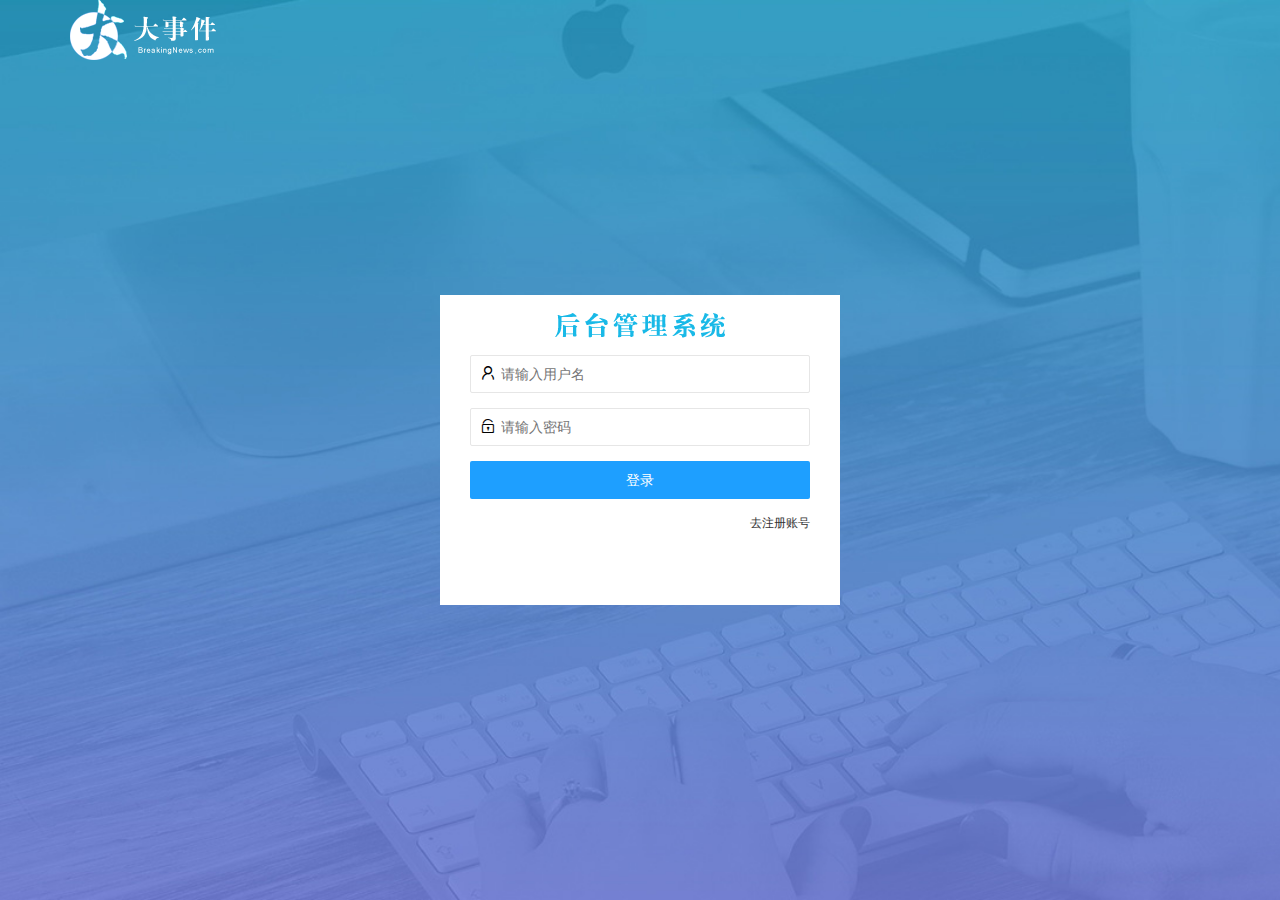
<file: login.html>
<!DOCTYPE html>
<html lang="en">
<head>
    <meta charset="UTF-8">
    <meta name="viewport" content="width=device-width, initial-scale=1.0">
    <title>大事件登录验证</title>
    <link rel="stylesheet" href="./assets/lib/layui/css/layui.css">
    <link rel="stylesheet" href="./assets/css/login.css">
</head>
<body>
    <!--头部区域-->
    <div class="layui-main " >
        <img src="./assets/images/logo.png" alt="">
    </div>

    <!--表单区域-->
    <div action="" class="loginAndRegBox">
            <!--表单头部-->
            <div class="title-box"></div>
            <!--登录区域-->
            <div class="login-box">
                <form class="layui-form" id="login-form">
                    <div class="layui-form-item">
                        <i class="layui-icon layui-icon-username"></i>
                        <input type="text" name="username"  placeholder="请输入用户名"  class="layui-input" required  lay-verify="required"/>
                    </div>

                    <div class="layui-form-item">
                        <i class="layui-icon layui-icon-password"></i>
                        <input type="password" name="password"  placeholder="请输入密码"  class="layui-input" required  lay-verify="required|pwd" autocomplete="off"/>
                    </div>

                    <div class="layui-form-item">
                        <button lay-submit class="layui-btn layui-btn-normal layui-btn-fluid">登录</button>
                    </div>

                    <!--跳转标签-->
                    <div class="layui-form-item link">
                        <a href="javascript:;" id="login-a">去注册账号</a>
                    </div>
                </form>
            </div>
            <!--注册区域-->
            <div class="register-box">
                <form class="layui-form" action="" id="register-form">

                    <div class="layui-form-item">
                        <i class="layui-icon layui-icon-username"></i>
                        <input type="text" name="username"  placeholder="请输入用户名"  class="layui-input" required  lay-verify="required"/>
                    </div>

                    <div class="layui-form-item">
                        <i class="layui-icon layui-icon-password"></i>
                        <input type="password" name="password"  placeholder="请输入密码"  class="layui-input" required  lay-verify="required|pass"/>
                    </div>

                    <div class="layui-form-item">
                        <i class="layui-icon layui-icon-password"></i>
                        <input type="password" name="RZpassword"  placeholder="请确认密码"  class="layui-input" lay-verify="required|pass|regpwd"/>
                    </div>

                    <div class="layui-form-item">
                        <button lay-submit class="layui-btn layui-btn-normal layui-btn-fluid">注册</button>
                    </div>

                    <!--跳转标签-->
                    <div class="layui-form-item link">
                        <a href="javascript:;" id="register-a">去登录账号</a>
                    </div>
                </form>
            </div>
    </div>
    <script src="./assets/lib/jquery.js"></script>
    <script src="./assets/lib/layui/layui.all.js"></script>
    <script src="./assets/js/baseAPI.js"></script>
    <script src="./assets/js/login.js"></script>
</body>
</html>
</file>
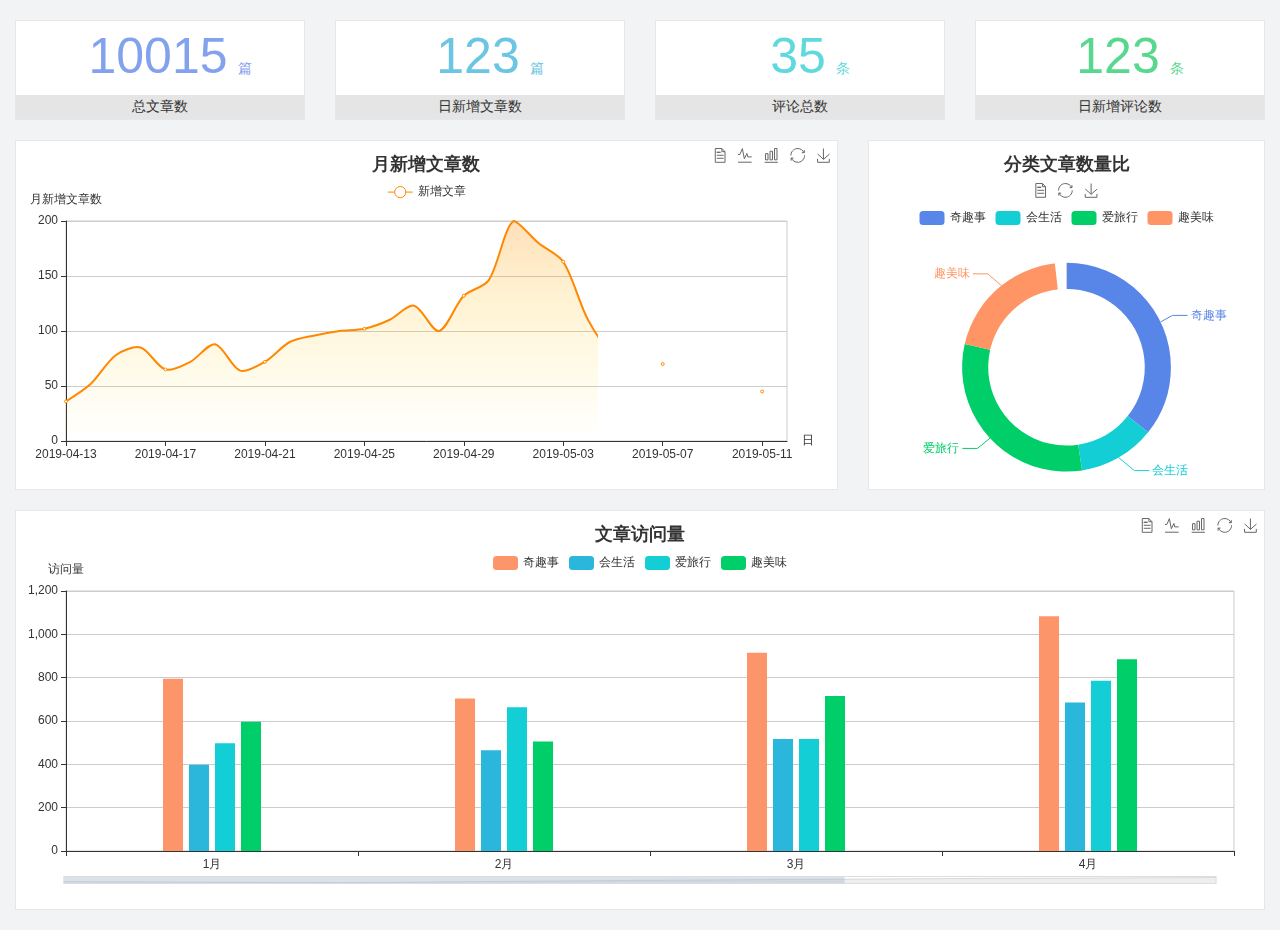
<file: home/dashboard.html>
<!DOCTYPE html>
<html lang="en">

<head>
  <meta charset="UTF-8">
  <meta name="viewport" content="width=device-width, initial-scale=1.0">
  <meta http-equiv="X-UA-Compatible" content="ie=edge">
  <title>图表统计</title>
  <link rel="stylesheet" href="../../assets/lib/bootstrap.css" />
  <link rel="stylesheet" href="../../assets/lib/main.css" />
  <script src="../../assets/lib/jquery.js"></script>
  <script type="text/javascript" src="../../assets/lib/echarts.min.js"></script>
</head>

<body>
  <div class="container-fluid">
    <div class="row spannel_list">
      <div class="col-sm-3 col-xs-6">
        <div class="spannel">
          <em>10015</em><span>篇</span>
          <b>总文章数</b>
        </div>
      </div>
      <div class="col-sm-3 col-xs-6">
        <div class="spannel scolor01">
          <em>123</em><span>篇</span>
          <b>日新增文章数</b>
        </div>
      </div>
      <div class="col-sm-3 col-xs-6">
        <div class="spannel scolor02">
          <em>35</em><span>条</span>
          <b>评论总数</b>
        </div>
      </div>
      <div class="col-sm-3 col-xs-6">
        <div class="spannel scolor03">
          <em>123</em><span>条</span>
          <b>日新增评论数</b>
        </div>
      </div>
    </div>
  </div>

  <div class="container-fluid">
    <div class="row curve-pie">
      <div class="col-lg-8 col-md-8">
        <div class="gragh_pannel" id="curve_show"></div>
      </div>
      <div class="col-lg-4 col-md-4">
        <div class="gragh_pannel" id="pie_show"></div>
      </div>
    </div>
  </div>

  <div class="container-fluid">
    <div class="column_pannel" id="column_show"></div>
  </div>

  <script>
    var oChart = echarts.init(document.getElementById('curve_show'));
    var aList_all = [
      { 'count': 36, 'date': '2019-04-13' },
      { 'count': 52, 'date': '2019-04-14' },
      { 'count': 78, 'date': '2019-04-15' },
      { 'count': 85, 'date': '2019-04-16' },
      { 'count': 65, 'date': '2019-04-17' },
      { 'count': 72, 'date': '2019-04-18' },
      { 'count': 88, 'date': '2019-04-19' },
      { 'count': 64, 'date': '2019-04-20' },
      { 'count': 72, 'date': '2019-04-21' },
      { 'count': 90, 'date': '2019-04-22' },
      { 'count': 96, 'date': '2019-04-23' },
      { 'count': 100, 'date': '2019-04-24' },
      { 'count': 102, 'date': '2019-04-25' },
      { 'count': 110, 'date': '2019-04-26' },
      { 'count': 123, 'date': '2019-04-27' },
      { 'count': 100, 'date': '2019-04-28' },
      { 'count': 132, 'date': '2019-04-29' },
      { 'count': 146, 'date': '2019-04-30' },
      { 'count': 200, 'date': '2019-05-01' },
      { 'count': 180, 'date': '2019-05-02' },
      { 'count': 163, 'date': '2019-05-03' },
      { 'count': 110, 'date': '2019-05-04' },
      { 'count': 80, 'date': '2019-05-05' },
      { 'count': 82, 'date': '2019-05-06' },
      { 'count': 70, 'date': '2019-05-07' },
      { 'count': 65, 'date': '2019-05-08' },
      { 'count': 54, 'date': '2019-05-09' },
      { 'count': 40, 'date': '2019-05-10' },
      { 'count': 45, 'date': '2019-05-11' },
      { 'count': 38, 'date': '2019-05-12' },
    ];

    let aCount = [];
    let aDate = [];

    for (var i = 0; i < aList_all.length; i++) {
      aCount.push(aList_all[i].count);
      aDate.push(aList_all[i].date);
    }

    var chartopt = {
      title: {
        text: '月新增文章数',
        left: 'center',
        top: '10'
      },
      tooltip: {
        trigger: 'axis'
      },
      legend: {
        data: ['新增文章'],
        top: '40'
      },
      toolbox: {
        show: true,
        feature: {
          mark: { show: true },
          dataView: { show: true, readOnly: false },
          magicType: { show: true, type: ['line', 'bar'] },
          restore: { show: true },
          saveAsImage: { show: true }
        }
      },
      calculable: true,
      xAxis: [
        {
          name: '日',
          type: 'category',
          boundaryGap: false,
          data: aDate
        }
      ],
      yAxis: [
        {
          name: '月新增文章数',
          type: 'value'
        }
      ],
      series: [
        {
          name: '新增文章',
          type: 'line',
          smooth: true,
          itemStyle: { normal: { areaStyle: { type: 'default' }, color: '#f80' }, lineStyle: { color: '#f80' } },
          data: aCount
        }],
      areaStyle: {
        normal: {
          color: new echarts.graphic.LinearGradient(0, 0, 0, 1, [{
            offset: 0,
            color: 'rgba(255,136,0,0.39)'
          }, {
            offset: .34,
            color: 'rgba(255,180,0,0.25)'
          }, {
            offset: 1,
            color: 'rgba(255,222,0,0.00)'
          }])

        }
      },
      grid: {
        show: true,
        x: 50,
        x2: 50,
        y: 80,
        height: 220
      }
    };

    oChart.setOption(chartopt);


    var oPie = echarts.init(document.getElementById('pie_show'));
    var oPieopt =
    {
      title: {
        top: 10,
        text: '分类文章数量比',
        x: 'center'
      },
      tooltip: {
        trigger: 'item',
        formatter: "{a} <br/>{b} : {c} ({d}%)"
      },
      color: ['#5885e8', '#13cfd5', '#00ce68', '#ff9565'],
      legend: {
        x: 'center',
        top: 65,
        data: ['奇趣事', '会生活', '爱旅行', '趣美味']
      },
      toolbox: {
        show: true,
        x: 'center',
        top: 35,
        feature: {
          mark: { show: true },
          dataView: { show: true, readOnly: false },
          magicType: {
            show: true,
            type: ['pie', 'funnel'],
            option: {
              funnel: {
                x: '25%',
                width: '50%',
                funnelAlign: 'left',
                max: 1548
              }
            }
          },
          restore: { show: true },
          saveAsImage: { show: true }
        }
      },
      calculable: true,
      series: [
        {
          name: '访问来源',
          type: 'pie',
          radius: ['45%', '60%'],
          center: ['50%', '65%'],
          data: [
            { value: 300, name: '奇趣事' },
            { value: 100, name: '会生活' },
            { value: 260, name: '爱旅行' },
            { value: 180, name: '趣美味' }
          ]
        }
      ]
    };
    oPie.setOption(oPieopt);



    var oColumn = this.echarts.init(document.getElementById('column_show'));
    var oColumnopt =
    {
      title: {
        text: '文章访问量',
        left: 'center',
        top: '10'
      },
      tooltip: {
        trigger: 'axis'
      },
      legend: {
        data: ['奇趣事', '会生活', '爱旅行', '趣美味'],
        top: '40'
      },
      toolbox: {
        show: true,
        feature: {
          mark: { show: true },
          dataView: { show: true, readOnly: false },
          magicType: { show: true, type: ['line', 'bar'] },
          restore: { show: true },
          saveAsImage: { show: true }
        }
      },
      calculable: true,
      xAxis: [
        {
          type: 'category',
          data: ['1月', '2月', '3月', '4月', '5月']
        }
      ],
      yAxis: [
        {
          name: '访问量',
          type: 'value'
        }
      ],
      series: [
        {
          name: '奇趣事',
          type: 'bar',
          barWidth: 20,
          itemStyle: {
            normal: { areaStyle: { type: 'default' }, color: '#fd956a' }
          },
          data: [800, 708, 920, 1090, 1200]
        },
        {
          name: '会生活',
          type: 'bar',
          barWidth: 20,
          itemStyle: {
            normal: { areaStyle: { type: 'default' }, color: '#2bb6db' }
          },
          data: [400, 468, 520, 690, 800]
        },
        {
          name: '爱旅行',
          type: 'bar',
          barWidth: 20,
          itemStyle: {
            normal: { areaStyle: { type: 'default' }, color: '#13cfd5' }
          },
          data: [500, 668, 520, 790, 900]
        },
        {
          name: '趣美味',
          type: 'bar',
          barWidth: 20,
          itemStyle: {
            normal: { areaStyle: { type: 'default' }, color: '#00ce68' }
          },
          data: [600, 508, 720, 890, 1000]
        }
      ],
      grid: {
        show: true,
        x: 50,
        x2: 30,
        y: 80,
        height: 260
      },
      dataZoom: [//给x轴设置滚动条
        {
          start: 0,//默认为0
          end: 100 - 1000 / 31,//默认为100
          type: 'slider',
          show: true,
          xAxisIndex: [0],
          handleSize: 0,//滑动条的 左右2个滑动条的大小
          height: 8,//组件高度
          left: 45, //左边的距离
          right: 50,//右边的距离
          bottom: 26,//右边的距离
          handleColor: '#ddd',//h滑动图标的颜色
          handleStyle: {
            borderColor: "#cacaca",
            borderWidth: "1",
            shadowBlur: 2,
            background: "#ddd",
            shadowColor: "#ddd",
          }
        }]
    };
    oColumn.setOption(oColumnopt);
  </script>
</body>

</html>
</file>
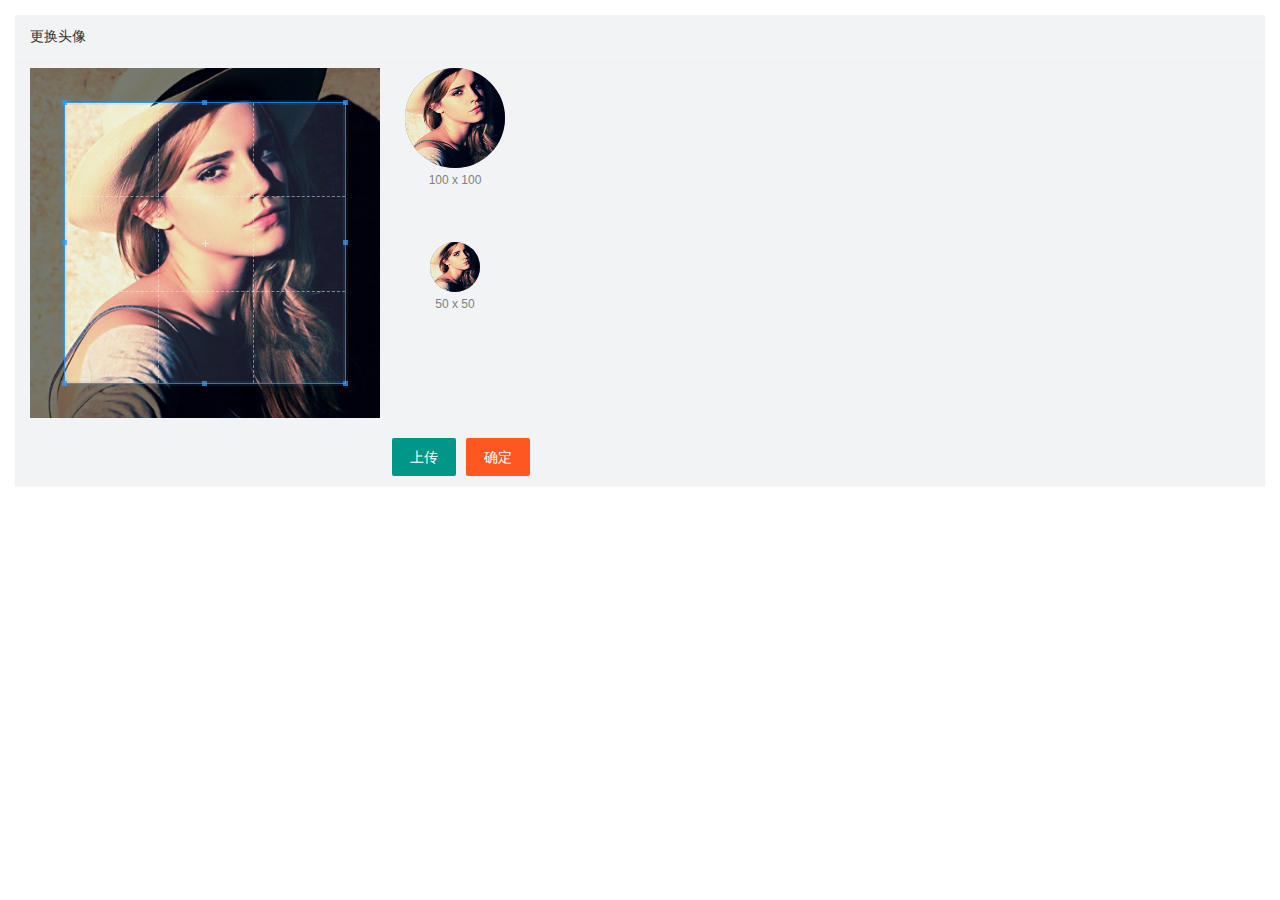
<file: user/user_avater.html>
<!DOCTYPE html>
<html lang="en">

<head>
  <meta charset="UTF-8">
  <meta name="viewport" content="width=device-width, initial-scale=1.0">
  <title>Document</title>
  <link rel="stylesheet" href="/assets/lib/cropper/cropper.css" />
  <link rel="stylesheet" href="/assets/lib/layui/css/layui.css">
  <link rel="stylesheet" href="/assets/css/user_avater.css">
</head>

<body>
  <div class="layui-card">
    <div class="layui-card-header">更换头像</div>
    <div class="layui-card-body">
      <!-- 第一行的图片裁剪和预览区域 -->
      <div class="row1">
        <!-- 图片裁剪区域 -->
        <div class="cropper-box">
          <!-- 这个 img 标签很重要，将来会把它初始化为裁剪区域 -->
          <img id="image" src="/assets/images/sample.jpg" />
        </div>
        <!-- 图片的预览区域 -->
        <div class="preview-box">
          <div>
            <!-- 宽高为 100px 的预览区域 -->
            <div class="img-preview w100"></div>
            <p class="size">100 x 100</p>
          </div>
          <div>
            <!-- 宽高为 50px 的预览区域 -->
            <div class="img-preview w50"></div>
            <p class="size">50 x 50</p>
          </div>
        </div>
      </div>

      <!-- 第二行的按钮区域 -->
      <div class="row2">
        <!-- <input type="file" id="file"/> -->
        <input type="file" id="file" accept="image/png,image/jpeg"/>
        <button type="button" class="layui-btn" id="btnChooseImage">上传</button>
        <button type="button" id="btnUpload" class="layui-btn layui-btn-danger">确定</button>
      </div>
    </div>
  </div>
  <script src="/assets/lib/layui/layui.all.js"></script>
  <script src="/assets/lib/jquery.js"></script>
  <script src="/assets/lib/cropper/Cropper.js"></script>
  <script src="/assets/lib/cropper/jquery-cropper.js"></script>
  <script src="/assets/js/baseAPI.js"></script>
  <script src="/assets/js/user_avater.js"></script>
</body>

</html>
</file>
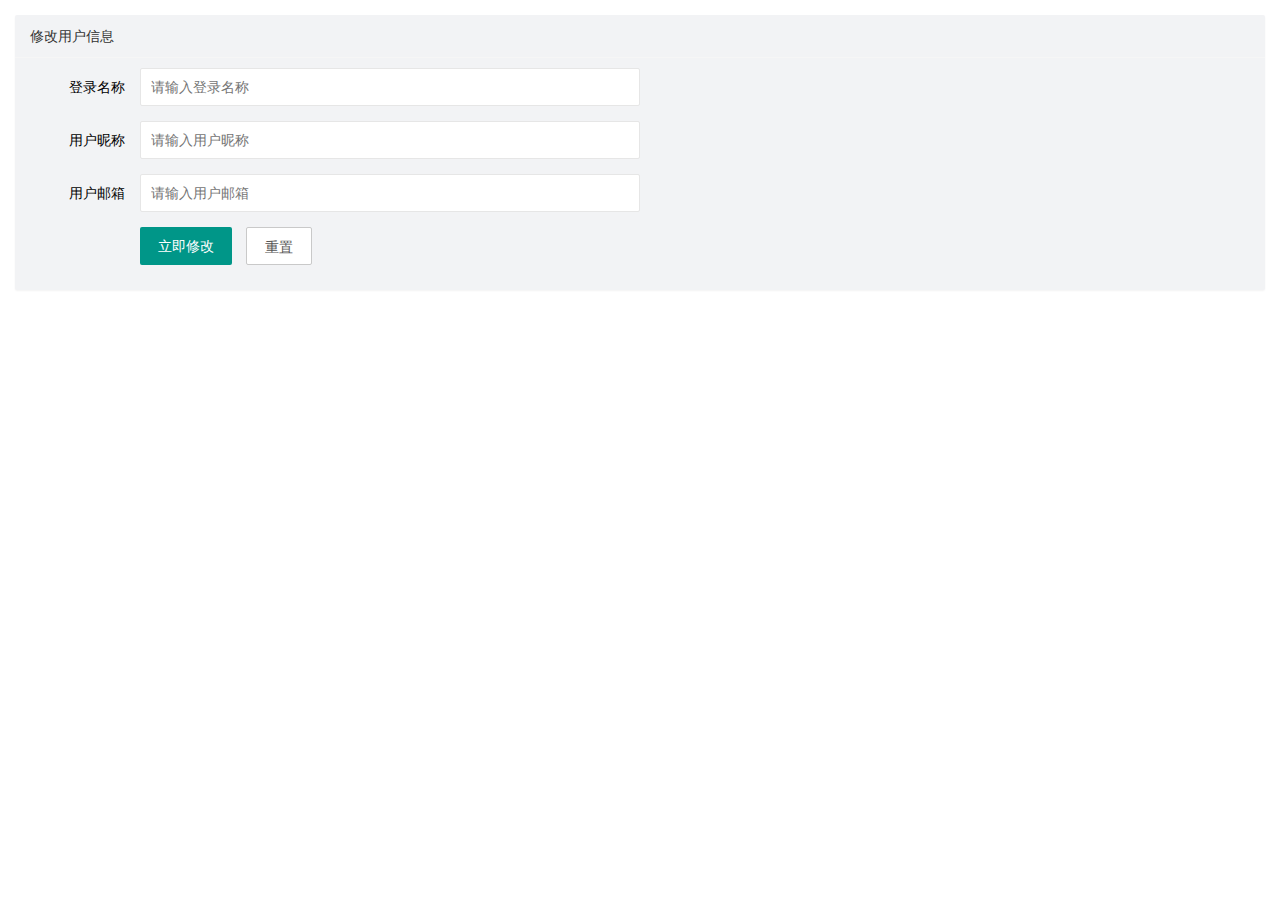
<file: user/user_info.html>
<!DOCTYPE html>
<html lang="en">
<head>
    <meta charset="UTF-8">
    <meta name="viewport" content="width=device-width, initial-scale=1.0">
    <title>Document</title>
    <link rel="stylesheet" href="/assets/lib/layui/css/layui.css">
    <link rel="stylesheet" href="/assets/css/user_info.css">
</head>
<body>
    <!--卡片面板-->
    <div class="layui-card">
        <div class="layui-card-header">修改用户信息</div>
        <div class="layui-card-body">
            <form class="layui-form" lay-filter="UserInfoForm">
              <!--隐藏的id input框-->
              <input type="hidden" value="" name="id"/>
                <div class="layui-form-item">
                  <label class="layui-form-label">登录名称</label>
                  <div class="layui-input-block">
                    <input type="text" name="username" required  lay-verify="required" placeholder="请输入登录名称" autocomplete="off" class="layui-input" readonly/>
                  </div>
                </div>
                <div class="layui-form-item">
                    <label class="layui-form-label">用户昵称</label>
                    <div class="layui-input-block">
                      <input type="text" name="nickname" required  lay-verify="required|nickname" placeholder="请输入用户昵称" autocomplete="off" class="layui-input"/>
                    </div>
                  </div>
                  <div class="layui-form-item">
                    <label class="layui-form-label">用户邮箱</label>
                    <div class="layui-input-block">
                      <input type="text" name="email" required  lay-verify="required|email" placeholder="请输入用户邮箱" autocomplete="off" class="layui-input"/>
                    </div>
                  </div>
                  <div class="layui-form-item">
                    <div class="layui-input-block">
                      <button class="layui-btn" lay-submit lay-filter="formDemo">立即修改</button>
                      <button type="reset" class="layui-btn layui-btn-primary" id="btnReset">重置</button>
                    </div>
                  </div>
            </form>
        </div>
      </div>
      <script src="/assets/lib/layui/layui.all.js"></script>
      <script src="/assets/lib/jquery.js"></script>
      <script src="/assets/js/baseAPI.js"></script>
      <script src="/assets/js/user_info.js"></script>
</body>
</html>
</file>
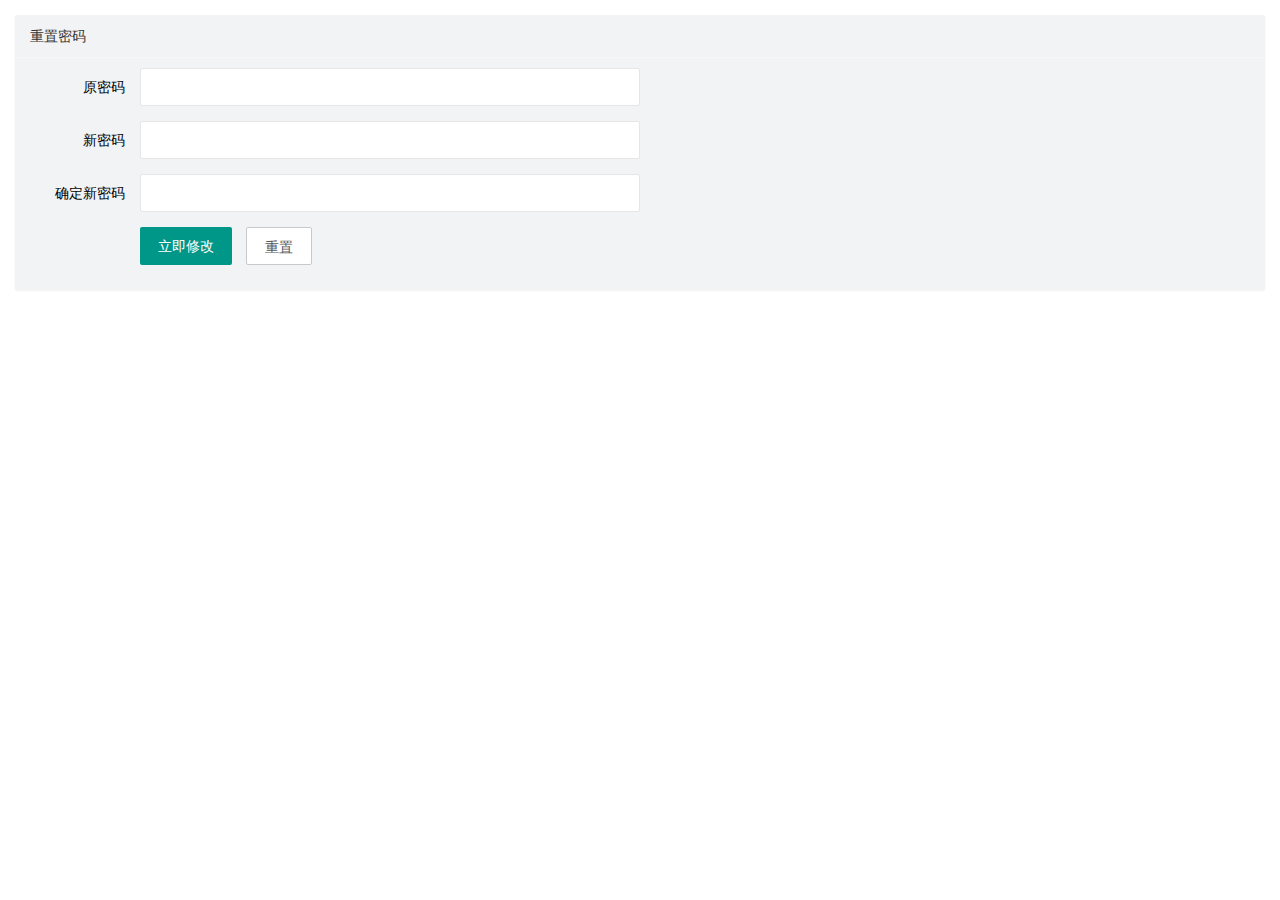
<file: user/user_pwd.html>
<!DOCTYPE html>
<html lang="en">
<head>
    <meta charset="UTF-8">
    <meta name="viewport" content="width=device-width, initial-scale=1.0">
    <title>Document</title>
    <link rel="stylesheet" href="/assets/lib/layui/css/layui.css">
    <link rel="stylesheet" href="/assets/css/user_pwd.css">
</head>
<body>
    <div class="layui-card">
        <div class="layui-card-header">重置密码</div>
        <div class="layui-card-body">
            <form class="layui-form" action="">
                <div class="layui-form-item">
                  <label class="layui-form-label">原密码</label>
                  <div class="layui-input-block">
                    <input type="password" name="oldPwd" required  lay-verify="required|regPwd"  autocomplete="off" class="layui-input">
                  </div>
                </div>
                <div class="layui-form-item">
                    <label class="layui-form-label">新密码</label>
                    <div class="layui-input-block">
                      <input type="password" name="newPwd" required  lay-verify="required|regPwd|SamePwd"  autocomplete="off" class="layui-input">
                    </div>
                  </div>
                  <div class="layui-form-item">
                    <label class="layui-form-label">确定新密码</label>
                    <div class="layui-input-block">
                      <input type="password" name="rePwd" required  lay-verify="required|regPwd|rePwd"  autocomplete="off" class="layui-input">
                    </div>
                  </div>
                  <div class="layui-form-item">
                    <div class="layui-input-block">
                      <button class="layui-btn" lay-submit lay-filter="formDemo">立即修改</button>
                      <button type="reset" class="layui-btn layui-btn-primary" id="btnReset">重置</button>
                    </div>
                  </div>
            </form>
        </div>
      </div>
      <script src="/assets/lib/layui/layui.all.js"></script>
      <script src="/assets/lib/jquery.js"></script>
      <script src="/assets/js/baseAPI.js"></script>
      <script src="/assets/js/user_pwd.js"></script>
</body>
</html>
</file>
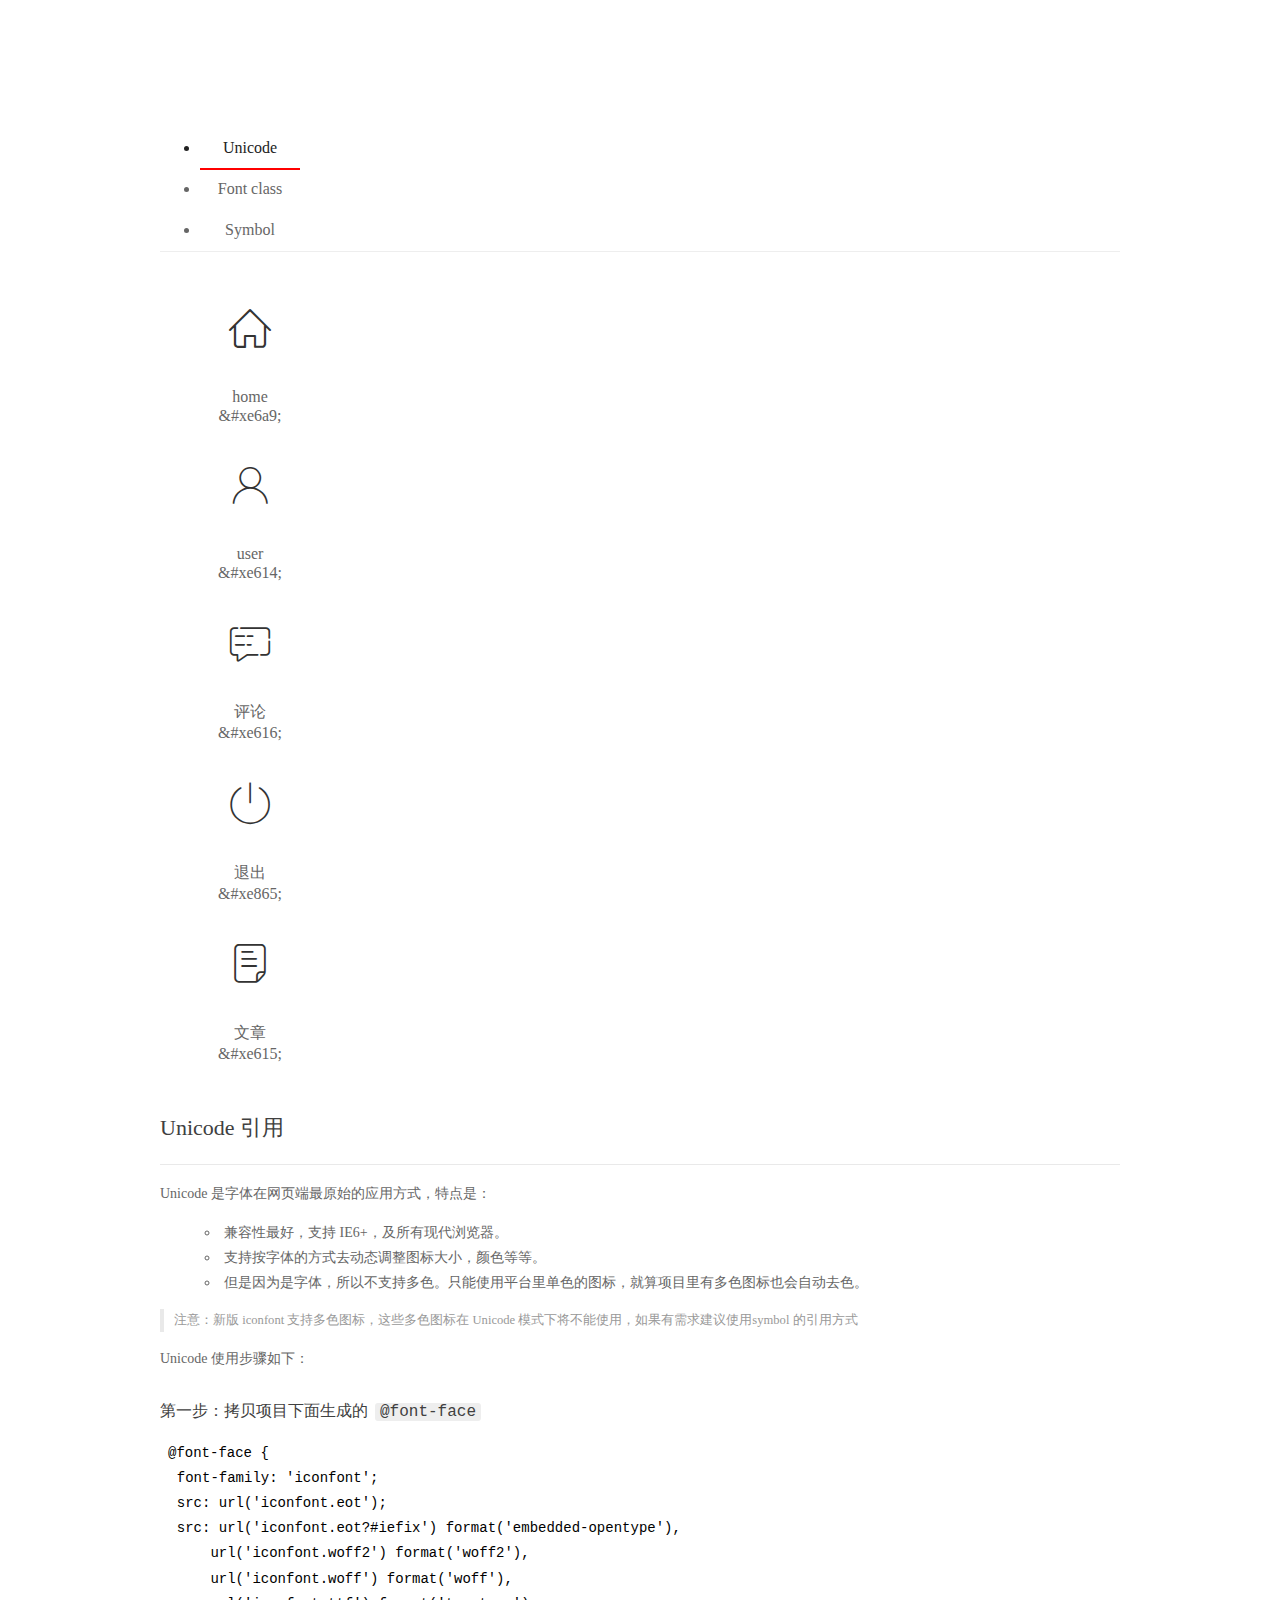
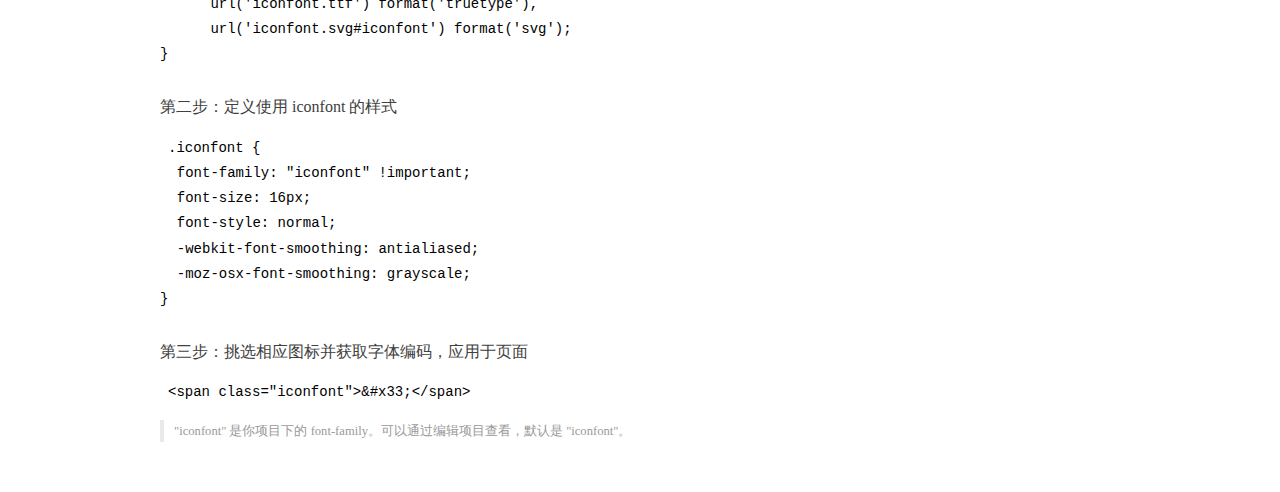
<file: assets/fonts/demo_index.html>
<!DOCTYPE html>
<html>
<head>
  <meta charset="utf-8"/>
  <title>IconFont Demo</title>
  <link rel="shortcut icon" href="https://gtms04.alicdn.com/tps/i4/TB1_oz6GVXXXXaFXpXXJDFnIXXX-64-64.ico" type="image/x-icon"/>
  <link rel="stylesheet" href="https://g.alicdn.com/thx/cube/1.3.2/cube.min.css">
  <link rel="stylesheet" href="demo.css">
  <link rel="stylesheet" href="iconfont.css">
  <script src="iconfont.js"></script>
  <!-- jQuery -->
  <script src="https://a1.alicdn.com/oss/uploads/2018/12/26/7bfddb60-08e8-11e9-9b04-53e73bb6408b.js"></script>
  <!-- 代码高亮 -->
  <script src="https://a1.alicdn.com/oss/uploads/2018/12/26/a3f714d0-08e6-11e9-8a15-ebf944d7534c.js"></script>
</head>
<body>
  <div class="main">
    <h1 class="logo"><a href="https://www.iconfont.cn/" title="iconfont 首页" target="_blank">&#xe86b;</a></h1>
    <div class="nav-tabs">
      <ul id="tabs" class="dib-box">
        <li class="dib active"><span>Unicode</span></li>
        <li class="dib"><span>Font class</span></li>
        <li class="dib"><span>Symbol</span></li>
      </ul>
      
    </div>
    <div class="tab-container">
      <div class="content unicode" style="display: block;">
          <ul class="icon_lists dib-box">
          
            <li class="dib">
              <span class="icon iconfont">&#xe6a9;</span>
                <div class="name">home</div>
                <div class="code-name">&amp;#xe6a9;</div>
              </li>
          
            <li class="dib">
              <span class="icon iconfont">&#xe614;</span>
                <div class="name">user</div>
                <div class="code-name">&amp;#xe614;</div>
              </li>
          
            <li class="dib">
              <span class="icon iconfont">&#xe616;</span>
                <div class="name">评论</div>
                <div class="code-name">&amp;#xe616;</div>
              </li>
          
            <li class="dib">
              <span class="icon iconfont">&#xe865;</span>
                <div class="name">退出</div>
                <div class="code-name">&amp;#xe865;</div>
              </li>
          
            <li class="dib">
              <span class="icon iconfont">&#xe615;</span>
                <div class="name">文章</div>
                <div class="code-name">&amp;#xe615;</div>
              </li>
          
          </ul>
          <div class="article markdown">
          <h2 id="unicode-">Unicode 引用</h2>
          <hr>

          <p>Unicode 是字体在网页端最原始的应用方式，特点是：</p>
          <ul>
            <li>兼容性最好，支持 IE6+，及所有现代浏览器。</li>
            <li>支持按字体的方式去动态调整图标大小，颜色等等。</li>
            <li>但是因为是字体，所以不支持多色。只能使用平台里单色的图标，就算项目里有多色图标也会自动去色。</li>
          </ul>
          <blockquote>
            <p>注意：新版 iconfont 支持多色图标，这些多色图标在 Unicode 模式下将不能使用，如果有需求建议使用symbol 的引用方式</p>
          </blockquote>
          <p>Unicode 使用步骤如下：</p>
          <h3 id="-font-face">第一步：拷贝项目下面生成的 <code>@font-face</code></h3>
<pre><code class="language-css"
>@font-face {
  font-family: 'iconfont';
  src: url('iconfont.eot');
  src: url('iconfont.eot?#iefix') format('embedded-opentype'),
      url('iconfont.woff2') format('woff2'),
      url('iconfont.woff') format('woff'),
      url('iconfont.ttf') format('truetype'),
      url('iconfont.svg#iconfont') format('svg');
}
</code></pre>
          <h3 id="-iconfont-">第二步：定义使用 iconfont 的样式</h3>
<pre><code class="language-css"
>.iconfont {
  font-family: "iconfont" !important;
  font-size: 16px;
  font-style: normal;
  -webkit-font-smoothing: antialiased;
  -moz-osx-font-smoothing: grayscale;
}
</code></pre>
          <h3 id="-">第三步：挑选相应图标并获取字体编码，应用于页面</h3>
<pre>
<code class="language-html"
>&lt;span class="iconfont"&gt;&amp;#x33;&lt;/span&gt;
</code></pre>
          <blockquote>
            <p>"iconfont" 是你项目下的 font-family。可以通过编辑项目查看，默认是 "iconfont"。</p>
          </blockquote>
          </div>
      </div>
      <div class="content font-class">
        <ul class="icon_lists dib-box">
          
          <li class="dib">
            <span class="icon iconfont icon-home"></span>
            <div class="name">
              home
            </div>
            <div class="code-name">.icon-home
            </div>
          </li>
          
          <li class="dib">
            <span class="icon iconfont icon-user"></span>
            <div class="name">
              user
            </div>
            <div class="code-name">.icon-user
            </div>
          </li>
          
          <li class="dib">
            <span class="icon iconfont icon-pinglun"></span>
            <div class="name">
              评论
            </div>
            <div class="code-name">.icon-pinglun
            </div>
          </li>
          
          <li class="dib">
            <span class="icon iconfont icon-tuichu"></span>
            <div class="name">
              退出
            </div>
            <div class="code-name">.icon-tuichu
            </div>
          </li>
          
          <li class="dib">
            <span class="icon iconfont icon-16"></span>
            <div class="name">
              文章
            </div>
            <div class="code-name">.icon-16
            </div>
          </li>
          
        </ul>
        <div class="article markdown">
        <h2 id="font-class-">font-class 引用</h2>
        <hr>

        <p>font-class 是 Unicode 使用方式的一种变种，主要是解决 Unicode 书写不直观，语意不明确的问题。</p>
        <p>与 Unicode 使用方式相比，具有如下特点：</p>
        <ul>
          <li>兼容性良好，支持 IE8+，及所有现代浏览器。</li>
          <li>相比于 Unicode 语意明确，书写更直观。可以很容易分辨这个 icon 是什么。</li>
          <li>因为使用 class 来定义图标，所以当要替换图标时，只需要修改 class 里面的 Unicode 引用。</li>
          <li>不过因为本质上还是使用的字体，所以多色图标还是不支持的。</li>
        </ul>
        <p>使用步骤如下：</p>
        <h3 id="-fontclass-">第一步：引入项目下面生成的 fontclass 代码：</h3>
<pre><code class="language-html">&lt;link rel="stylesheet" href="./iconfont.css"&gt;
</code></pre>
        <h3 id="-">第二步：挑选相应图标并获取类名，应用于页面：</h3>
<pre><code class="language-html">&lt;span class="iconfont icon-xxx"&gt;&lt;/span&gt;
</code></pre>
        <blockquote>
          <p>"
            iconfont" 是你项目下的 font-family。可以通过编辑项目查看，默认是 "iconfont"。</p>
        </blockquote>
      </div>
      </div>
      <div class="content symbol">
          <ul class="icon_lists dib-box">
          
            <li class="dib">
                <svg class="icon svg-icon" aria-hidden="true">
                  <use xlink:href="#icon-home"></use>
                </svg>
                <div class="name">home</div>
                <div class="code-name">#icon-home</div>
            </li>
          
            <li class="dib">
                <svg class="icon svg-icon" aria-hidden="true">
                  <use xlink:href="#icon-user"></use>
                </svg>
                <div class="name">user</div>
                <div class="code-name">#icon-user</div>
            </li>
          
            <li class="dib">
                <svg class="icon svg-icon" aria-hidden="true">
                  <use xlink:href="#icon-pinglun"></use>
                </svg>
                <div class="name">评论</div>
                <div class="code-name">#icon-pinglun</div>
            </li>
          
            <li class="dib">
                <svg class="icon svg-icon" aria-hidden="true">
                  <use xlink:href="#icon-tuichu"></use>
                </svg>
                <div class="name">退出</div>
                <div class="code-name">#icon-tuichu</div>
            </li>
          
            <li class="dib">
                <svg class="icon svg-icon" aria-hidden="true">
                  <use xlink:href="#icon-16"></use>
                </svg>
                <div class="name">文章</div>
                <div class="code-name">#icon-16</div>
            </li>
          
          </ul>
          <div class="article markdown">
          <h2 id="symbol-">Symbol 引用</h2>
          <hr>

          <p>这是一种全新的使用方式，应该说这才是未来的主流，也是平台目前推荐的用法。相关介绍可以参考这篇<a href="">文章</a>
            这种用法其实是做了一个 SVG 的集合，与另外两种相比具有如下特点：</p>
          <ul>
            <li>支持多色图标了，不再受单色限制。</li>
            <li>通过一些技巧，支持像字体那样，通过 <code>font-size</code>, <code>color</code> 来调整样式。</li>
            <li>兼容性较差，支持 IE9+，及现代浏览器。</li>
            <li>浏览器渲染 SVG 的性能一般，还不如 png。</li>
          </ul>
          <p>使用步骤如下：</p>
          <h3 id="-symbol-">第一步：引入项目下面生成的 symbol 代码：</h3>
<pre><code class="language-html">&lt;script src="./iconfont.js"&gt;&lt;/script&gt;
</code></pre>
          <h3 id="-css-">第二步：加入通用 CSS 代码（引入一次就行）：</h3>
<pre><code class="language-html">&lt;style&gt;
.icon {
  width: 1em;
  height: 1em;
  vertical-align: -0.15em;
  fill: currentColor;
  overflow: hidden;
}
&lt;/style&gt;
</code></pre>
          <h3 id="-">第三步：挑选相应图标并获取类名，应用于页面：</h3>
<pre><code class="language-html">&lt;svg class="icon" aria-hidden="true"&gt;
  &lt;use xlink:href="#icon-xxx"&gt;&lt;/use&gt;
&lt;/svg&gt;
</code></pre>
          </div>
      </div>

    </div>
  </div>
  <script>
  $(document).ready(function () {
      $('.tab-container .content:first').show()

      $('#tabs li').click(function (e) {
        var tabContent = $('.tab-container .content')
        var index = $(this).index()

        if ($(this).hasClass('active')) {
          return
        } else {
          $('#tabs li').removeClass('active')
          $(this).addClass('active')

          tabContent.hide().eq(index).fadeIn()
        }
      })
    })
  </script>
</body>
</html>
</file>
<file: assets/lib/layui/css/layui.css>
/** layui-v2.5.5 MIT License By https://www.layui.com */
 .layui-inline,img{display:inline-block;vertical-align:middle}h1,h2,h3,h4,h5,h6{font-weight:400}.layui-edge,.layui-header,.layui-inline,.layui-main{position:relative}.layui-body,.layui-edge,.layui-elip{overflow:hidden}.layui-btn,.layui-edge,.layui-inline,img{vertical-align:middle}.layui-btn,.layui-disabled,.layui-icon,.layui-unselect{-moz-user-select:none;-webkit-user-select:none;-ms-user-select:none}.layui-elip,.layui-form-checkbox span,.layui-form-pane .layui-form-label{text-overflow:ellipsis;white-space:nowrap}.layui-breadcrumb,.layui-tree-btnGroup{visibility:hidden}blockquote,body,button,dd,div,dl,dt,form,h1,h2,h3,h4,h5,h6,input,li,ol,p,pre,td,textarea,th,ul{margin:0;padding:0;-webkit-tap-highlight-color:rgba(0,0,0,0)}a:active,a:hover{outline:0}img{border:none}li{list-style:none}table{border-collapse:collapse;border-spacing:0}h4,h5,h6{font-size:100%}button,input,optgroup,option,select,textarea{font-family:inherit;font-size:inherit;font-style:inherit;font-weight:inherit;outline:0}pre{white-space:pre-wrap;white-space:-moz-pre-wrap;white-space:-pre-wrap;white-space:-o-pre-wrap;word-wrap:break-word}body{line-height:24px;font:14px Helvetica Neue,Helvetica,PingFang SC,Tahoma,Arial,sans-serif}hr{height:1px;margin:10px 0;border:0;clear:both}a{color:#333;text-decoration:none}a:hover{color:#777}a cite{font-style:normal;*cursor:pointer}.layui-border-box,.layui-border-box *{box-sizing:border-box}.layui-box,.layui-box *{box-sizing:content-box}.layui-clear{clear:both;*zoom:1}.layui-clear:after{content:'\20';clear:both;*zoom:1;display:block;height:0}.layui-inline{*display:inline;*zoom:1}.layui-edge{display:inline-block;width:0;height:0;border-width:6px;border-style:dashed;border-color:transparent}.layui-edge-top{top:-4px;border-bottom-color:#999;border-bottom-style:solid}.layui-edge-right{border-left-color:#999;border-left-style:solid}.layui-edge-bottom{top:2px;border-top-color:#999;border-top-style:solid}.layui-edge-left{border-right-color:#999;border-right-style:solid}.layui-disabled,.layui-disabled:hover{color:#d2d2d2!important;cursor:not-allowed!important}.layui-circle{border-radius:100%}.layui-show{display:block!important}.layui-hide{display:none!important}@font-face{font-family:layui-icon;src:url(../font/iconfont.eot?v=250);src:url(../font/iconfont.eot?v=250#iefix) format('embedded-opentype'),url(../font/iconfont.woff2?v=250) format('woff2'),url(../font/iconfont.woff?v=250) format('woff'),url(../font/iconfont.ttf?v=250) format('truetype'),url(../font/iconfont.svg?v=250#layui-icon) format('svg')}.layui-icon{font-family:layui-icon!important;font-size:16px;font-style:normal;-webkit-font-smoothing:antialiased;-moz-osx-font-smoothing:grayscale}.layui-icon-reply-fill:before{content:"\e611"}.layui-icon-set-fill:before{content:"\e614"}.layui-icon-menu-fill:before{content:"\e60f"}.layui-icon-search:before{content:"\e615"}.layui-icon-share:before{content:"\e641"}.layui-icon-set-sm:before{content:"\e620"}.layui-icon-engine:before{content:"\e628"}.layui-icon-close:before{content:"\1006"}.layui-icon-close-fill:before{content:"\1007"}.layui-icon-chart-screen:before{content:"\e629"}.layui-icon-star:before{content:"\e600"}.layui-icon-circle-dot:before{content:"\e617"}.layui-icon-chat:before{content:"\e606"}.layui-icon-release:before{content:"\e609"}.layui-icon-list:before{content:"\e60a"}.layui-icon-chart:before{content:"\e62c"}.layui-icon-ok-circle:before{content:"\1005"}.layui-icon-layim-theme:before{content:"\e61b"}.layui-icon-table:before{content:"\e62d"}.layui-icon-right:before{content:"\e602"}.layui-icon-left:before{content:"\e603"}.layui-icon-cart-simple:before{content:"\e698"}.layui-icon-face-cry:before{content:"\e69c"}.layui-icon-face-smile:before{content:"\e6af"}.layui-icon-survey:before{content:"\e6b2"}.layui-icon-tree:before{content:"\e62e"}.layui-icon-upload-circle:before{content:"\e62f"}.layui-icon-add-circle:before{content:"\e61f"}.layui-icon-download-circle:before{content:"\e601"}.layui-icon-templeate-1:before{content:"\e630"}.layui-icon-util:before{content:"\e631"}.layui-icon-face-surprised:before{content:"\e664"}.layui-icon-edit:before{content:"\e642"}.layui-icon-speaker:before{content:"\e645"}.layui-icon-down:before{content:"\e61a"}.layui-icon-file:before{content:"\e621"}.layui-icon-layouts:before{content:"\e632"}.layui-icon-rate-half:before{content:"\e6c9"}.layui-icon-add-circle-fine:before{content:"\e608"}.layui-icon-prev-circle:before{content:"\e633"}.layui-icon-read:before{content:"\e705"}.layui-icon-404:before{content:"\e61c"}.layui-icon-carousel:before{content:"\e634"}.layui-icon-help:before{content:"\e607"}.layui-icon-code-circle:before{content:"\e635"}.layui-icon-water:before{content:"\e636"}.layui-icon-username:before{content:"\e66f"}.layui-icon-find-fill:before{content:"\e670"}.layui-icon-about:before{content:"\e60b"}.layui-icon-location:before{content:"\e715"}.layui-icon-up:before{content:"\e619"}.layui-icon-pause:before{content:"\e651"}.layui-icon-date:before{content:"\e637"}.layui-icon-layim-uploadfile:before{content:"\e61d"}.layui-icon-delete:before{content:"\e640"}.layui-icon-play:before{content:"\e652"}.layui-icon-top:before{content:"\e604"}.layui-icon-friends:before{content:"\e612"}.layui-icon-refresh-3:before{content:"\e9aa"}.layui-icon-ok:before{content:"\e605"}.layui-icon-layer:before{content:"\e638"}.layui-icon-face-smile-fine:before{content:"\e60c"}.layui-icon-dollar:before{content:"\e659"}.layui-icon-group:before{content:"\e613"}.layui-icon-layim-download:before{content:"\e61e"}.layui-icon-picture-fine:before{content:"\e60d"}.layui-icon-link:before{content:"\e64c"}.layui-icon-diamond:before{content:"\e735"}.layui-icon-log:before{content:"\e60e"}.layui-icon-rate-solid:before{content:"\e67a"}.layui-icon-fonts-del:before{content:"\e64f"}.layui-icon-unlink:before{content:"\e64d"}.layui-icon-fonts-clear:before{content:"\e639"}.layui-icon-triangle-r:before{content:"\e623"}.layui-icon-circle:before{content:"\e63f"}.layui-icon-radio:before{content:"\e643"}.layui-icon-align-center:before{content:"\e647"}.layui-icon-align-right:before{content:"\e648"}.layui-icon-align-left:before{content:"\e649"}.layui-icon-loading-1:before{content:"\e63e"}.layui-icon-return:before{content:"\e65c"}.layui-icon-fonts-strong:before{content:"\e62b"}.layui-icon-upload:before{content:"\e67c"}.layui-icon-dialogue:before{content:"\e63a"}.layui-icon-video:before{content:"\e6ed"}.layui-icon-headset:before{content:"\e6fc"}.layui-icon-cellphone-fine:before{content:"\e63b"}.layui-icon-add-1:before{content:"\e654"}.layui-icon-face-smile-b:before{content:"\e650"}.layui-icon-fonts-html:before{content:"\e64b"}.layui-icon-form:before{content:"\e63c"}.layui-icon-cart:before{content:"\e657"}.layui-icon-camera-fill:before{content:"\e65d"}.layui-icon-tabs:before{content:"\e62a"}.layui-icon-fonts-code:before{content:"\e64e"}.layui-icon-fire:before{content:"\e756"}.layui-icon-set:before{content:"\e716"}.layui-icon-fonts-u:before{content:"\e646"}.layui-icon-triangle-d:before{content:"\e625"}.layui-icon-tips:before{content:"\e702"}.layui-icon-picture:before{content:"\e64a"}.layui-icon-more-vertical:before{content:"\e671"}.layui-icon-flag:before{content:"\e66c"}.layui-icon-loading:before{content:"\e63d"}.layui-icon-fonts-i:before{content:"\e644"}.layui-icon-refresh-1:before{content:"\e666"}.layui-icon-rmb:before{content:"\e65e"}.layui-icon-home:before{content:"\e68e"}.layui-icon-user:before{content:"\e770"}.layui-icon-notice:before{content:"\e667"}.layui-icon-login-weibo:before{content:"\e675"}.layui-icon-voice:before{content:"\e688"}.layui-icon-upload-drag:before{content:"\e681"}.layui-icon-login-qq:before{content:"\e676"}.layui-icon-snowflake:before{content:"\e6b1"}.layui-icon-file-b:before{content:"\e655"}.layui-icon-template:before{content:"\e663"}.layui-icon-auz:before{content:"\e672"}.layui-icon-console:before{content:"\e665"}.layui-icon-app:before{content:"\e653"}.layui-icon-prev:before{content:"\e65a"}.layui-icon-website:before{content:"\e7ae"}.layui-icon-next:before{content:"\e65b"}.layui-icon-component:before{content:"\e857"}.layui-icon-more:before{content:"\e65f"}.layui-icon-login-wechat:before{content:"\e677"}.layui-icon-shrink-right:before{content:"\e668"}.layui-icon-spread-left:before{content:"\e66b"}.layui-icon-camera:before{content:"\e660"}.layui-icon-note:before{content:"\e66e"}.layui-icon-refresh:before{content:"\e669"}.layui-icon-female:before{content:"\e661"}.layui-icon-male:before{content:"\e662"}.layui-icon-password:before{content:"\e673"}.layui-icon-senior:before{content:"\e674"}.layui-icon-theme:before{content:"\e66a"}.layui-icon-tread:before{content:"\e6c5"}.layui-icon-praise:before{content:"\e6c6"}.layui-icon-star-fill:before{content:"\e658"}.layui-icon-rate:before{content:"\e67b"}.layui-icon-template-1:before{content:"\e656"}.layui-icon-vercode:before{content:"\e679"}.layui-icon-cellphone:before{content:"\e678"}.layui-icon-screen-full:before{content:"\e622"}.layui-icon-screen-restore:before{content:"\e758"}.layui-icon-cols:before{content:"\e610"}.layui-icon-export:before{content:"\e67d"}.layui-icon-print:before{content:"\e66d"}.layui-icon-slider:before{content:"\e714"}.layui-icon-addition:before{content:"\e624"}.layui-icon-subtraction:before{content:"\e67e"}.layui-icon-service:before{content:"\e626"}.layui-icon-transfer:before{content:"\e691"}.layui-main{width:1140px;margin:0 auto}.layui-header{z-index:1000;height:60px}.layui-header a:hover{transition:all .5s;-webkit-transition:all .5s}.layui-side{position:fixed;left:0;top:0;bottom:0;z-index:999;width:200px;overflow-x:hidden}.layui-side-scroll{position:relative;width:220px;height:100%;overflow-x:hidden}.layui-body{position:absolute;left:200px;right:0;top:0;bottom:0;z-index:998;width:auto;overflow-y:auto;box-sizing:border-box}.layui-layout-body{overflow:hidden}.layui-layout-admin .layui-header{background-color:#23262E}.layui-layout-admin .layui-side{top:60px;width:200px;overflow-x:hidden}.layui-layout-admin .layui-body{position:fixed;top:60px;bottom:44px}.layui-layout-admin .layui-main{width:auto;margin:0 15px}.layui-layout-admin .layui-footer{position:fixed;left:200px;right:0;bottom:0;height:44px;line-height:44px;padding:0 15px;background-color:#eee}.layui-layout-admin .layui-logo{position:absolute;left:0;top:0;width:200px;height:100%;line-height:60px;text-align:center;color:#009688;font-size:16px}.layui-layout-admin .layui-header .layui-nav{background:0 0}.layui-layout-left{position:absolute!important;left:200px;top:0}.layui-layout-right{position:absolute!important;right:0;top:0}.layui-container{position:relative;margin:0 auto;padding:0 15px;box-sizing:border-box}.layui-fluid{position:relative;margin:0 auto;padding:0 15px}.layui-row:after,.layui-row:before{content:'';display:block;clear:both}.layui-col-lg1,.layui-col-lg10,.layui-col-lg11,.layui-col-lg12,.layui-col-lg2,.layui-col-lg3,.layui-col-lg4,.layui-col-lg5,.layui-col-lg6,.layui-col-lg7,.layui-col-lg8,.layui-col-lg9,.layui-col-md1,.layui-col-md10,.layui-col-md11,.layui-col-md12,.layui-col-md2,.layui-col-md3,.layui-col-md4,.layui-col-md5,.layui-col-md6,.layui-col-md7,.layui-col-md8,.layui-col-md9,.layui-col-sm1,.layui-col-sm10,.layui-col-sm11,.layui-col-sm12,.layui-col-sm2,.layui-col-sm3,.layui-col-sm4,.layui-col-sm5,.layui-col-sm6,.layui-col-sm7,.layui-col-sm8,.layui-col-sm9,.layui-col-xs1,.layui-col-xs10,.layui-col-xs11,.layui-col-xs12,.layui-col-xs2,.layui-col-xs3,.layui-col-xs4,.layui-col-xs5,.layui-col-xs6,.layui-col-xs7,.layui-col-xs8,.layui-col-xs9{position:relative;display:block;box-sizing:border-box}.layui-col-xs1,.layui-col-xs10,.layui-col-xs11,.layui-col-xs12,.layui-col-xs2,.layui-col-xs3,.layui-col-xs4,.layui-col-xs5,.layui-col-xs6,.layui-col-xs7,.layui-col-xs8,.layui-col-xs9{float:left}.layui-col-xs1{width:8.33333333%}.layui-col-xs2{width:16.66666667%}.layui-col-xs3{width:25%}.layui-col-xs4{width:33.33333333%}.layui-col-xs5{width:41.66666667%}.layui-col-xs6{width:50%}.layui-col-xs7{width:58.33333333%}.layui-col-xs8{width:66.66666667%}.layui-col-xs9{width:75%}.layui-col-xs10{width:83.33333333%}.layui-col-xs11{width:91.66666667%}.layui-col-xs12{width:100%}.layui-col-xs-offset1{margin-left:8.33333333%}.layui-col-xs-offset2{margin-left:16.66666667%}.layui-col-xs-offset3{margin-left:25%}.layui-col-xs-offset4{margin-left:33.33333333%}.layui-col-xs-offset5{margin-left:41.66666667%}.layui-col-xs-offset6{margin-left:50%}.layui-col-xs-offset7{margin-left:58.33333333%}.layui-col-xs-offset8{margin-left:66.66666667%}.layui-col-xs-offset9{margin-left:75%}.layui-col-xs-offset10{margin-left:83.33333333%}.layui-col-xs-offset11{margin-left:91.66666667%}.layui-col-xs-offset12{margin-left:100%}@media screen and (max-width:768px){.layui-hide-xs{display:none!important}.layui-show-xs-block{display:block!important}.layui-show-xs-inline{display:inline!important}.layui-show-xs-inline-block{display:inline-block!important}}@media screen and (min-width:768px){.layui-container{width:750px}.layui-hide-sm{display:none!important}.layui-show-sm-block{display:block!important}.layui-show-sm-inline{display:inline!important}.layui-show-sm-inline-block{display:inline-block!important}.layui-col-sm1,.layui-col-sm10,.layui-col-sm11,.layui-col-sm12,.layui-col-sm2,.layui-col-sm3,.layui-col-sm4,.layui-col-sm5,.layui-col-sm6,.layui-col-sm7,.layui-col-sm8,.layui-col-sm9{float:left}.layui-col-sm1{width:8.33333333%}.layui-col-sm2{width:16.66666667%}.layui-col-sm3{width:25%}.layui-col-sm4{width:33.33333333%}.layui-col-sm5{width:41.66666667%}.layui-col-sm6{width:50%}.layui-col-sm7{width:58.33333333%}.layui-col-sm8{width:66.66666667%}.layui-col-sm9{width:75%}.layui-col-sm10{width:83.33333333%}.layui-col-sm11{width:91.66666667%}.layui-col-sm12{width:100%}.layui-col-sm-offset1{margin-left:8.33333333%}.layui-col-sm-offset2{margin-left:16.66666667%}.layui-col-sm-offset3{margin-left:25%}.layui-col-sm-offset4{margin-left:33.33333333%}.layui-col-sm-offset5{margin-left:41.66666667%}.layui-col-sm-offset6{margin-left:50%}.layui-col-sm-offset7{margin-left:58.33333333%}.layui-col-sm-offset8{margin-left:66.66666667%}.layui-col-sm-offset9{margin-left:75%}.layui-col-sm-offset10{margin-left:83.33333333%}.layui-col-sm-offset11{margin-left:91.66666667%}.layui-col-sm-offset12{margin-left:100%}}@media screen and (min-width:992px){.layui-container{width:970px}.layui-hide-md{display:none!important}.layui-show-md-block{display:block!important}.layui-show-md-inline{display:inline!important}.layui-show-md-inline-block{display:inline-block!important}.layui-col-md1,.layui-col-md10,.layui-col-md11,.layui-col-md12,.layui-col-md2,.layui-col-md3,.layui-col-md4,.layui-col-md5,.layui-col-md6,.layui-col-md7,.layui-col-md8,.layui-col-md9{float:left}.layui-col-md1{width:8.33333333%}.layui-col-md2{width:16.66666667%}.layui-col-md3{width:25%}.layui-col-md4{width:33.33333333%}.layui-col-md5{width:41.66666667%}.layui-col-md6{width:50%}.layui-col-md7{width:58.33333333%}.layui-col-md8{width:66.66666667%}.layui-col-md9{width:75%}.layui-col-md10{width:83.33333333%}.layui-col-md11{width:91.66666667%}.layui-col-md12{width:100%}.layui-col-md-offset1{margin-left:8.33333333%}.layui-col-md-offset2{margin-left:16.66666667%}.layui-col-md-offset3{margin-left:25%}.layui-col-md-offset4{margin-left:33.33333333%}.layui-col-md-offset5{margin-left:41.66666667%}.layui-col-md-offset6{margin-left:50%}.layui-col-md-offset7{margin-left:58.33333333%}.layui-col-md-offset8{margin-left:66.66666667%}.layui-col-md-offset9{margin-left:75%}.layui-col-md-offset10{margin-left:83.33333333%}.layui-col-md-offset11{margin-left:91.66666667%}.layui-col-md-offset12{margin-left:100%}}@media screen and (min-width:1200px){.layui-container{width:1170px}.layui-hide-lg{display:none!important}.layui-show-lg-block{display:block!important}.layui-show-lg-inline{display:inline!important}.layui-show-lg-inline-block{display:inline-block!important}.layui-col-lg1,.layui-col-lg10,.layui-col-lg11,.layui-col-lg12,.layui-col-lg2,.layui-col-lg3,.layui-col-lg4,.layui-col-lg5,.layui-col-lg6,.layui-col-lg7,.layui-col-lg8,.layui-col-lg9{float:left}.layui-col-lg1{width:8.33333333%}.layui-col-lg2{width:16.66666667%}.layui-col-lg3{width:25%}.layui-col-lg4{width:33.33333333%}.layui-col-lg5{width:41.66666667%}.layui-col-lg6{width:50%}.layui-col-lg7{width:58.33333333%}.layui-col-lg8{width:66.66666667%}.layui-col-lg9{width:75%}.layui-col-lg10{width:83.33333333%}.layui-col-lg11{width:91.66666667%}.layui-col-lg12{width:100%}.layui-col-lg-offset1{margin-left:8.33333333%}.layui-col-lg-offset2{margin-left:16.66666667%}.layui-col-lg-offset3{margin-left:25%}.layui-col-lg-offset4{margin-left:33.33333333%}.layui-col-lg-offset5{margin-left:41.66666667%}.layui-col-lg-offset6{margin-left:50%}.layui-col-lg-offset7{margin-left:58.33333333%}.layui-col-lg-offset8{margin-left:66.66666667%}.layui-col-lg-offset9{margin-left:75%}.layui-col-lg-offset10{margin-left:83.33333333%}.layui-col-lg-offset11{margin-left:91.66666667%}.layui-col-lg-offset12{margin-left:100%}}.layui-col-space1{margin:-.5px}.layui-col-space1>*{padding:.5px}.layui-col-space3{margin:-1.5px}.layui-col-space3>*{padding:1.5px}.layui-col-space5{margin:-2.5px}.layui-col-space5>*{padding:2.5px}.layui-col-space8{margin:-3.5px}.layui-col-space8>*{padding:3.5px}.layui-col-space10{margin:-5px}.layui-col-space10>*{padding:5px}.layui-col-space12{margin:-6px}.layui-col-space12>*{padding:6px}.layui-col-space15{margin:-7.5px}.layui-col-space15>*{padding:7.5px}.layui-col-space18{margin:-9px}.layui-col-space18>*{padding:9px}.layui-col-space20{margin:-10px}.layui-col-space20>*{padding:10px}.layui-col-space22{margin:-11px}.layui-col-space22>*{padding:11px}.layui-col-space25{margin:-12.5px}.layui-col-space25>*{padding:12.5px}.layui-col-space30{margin:-15px}.layui-col-space30>*{padding:15px}.layui-btn,.layui-input,.layui-select,.layui-textarea,.layui-upload-button{outline:0;-webkit-appearance:none;transition:all .3s;-webkit-transition:all .3s;box-sizing:border-box}.layui-elem-quote{margin-bottom:10px;padding:15px;line-height:22px;border-left:5px solid #009688;border-radius:0 2px 2px 0;background-color:#f2f2f2}.layui-quote-nm{border-style:solid;border-width:1px 1px 1px 5px;background:0 0}.layui-elem-field{margin-bottom:10px;padding:0;border-width:1px;border-style:solid}.layui-elem-field legend{margin-left:20px;padding:0 10px;font-size:20px;font-weight:300}.layui-field-title{margin:10px 0 20px;border-width:1px 0 0}.layui-field-box{padding:10px 15px}.layui-field-title .layui-field-box{padding:10px 0}.layui-progress{position:relative;height:6px;border-radius:20px;background-color:#e2e2e2}.layui-progress-bar{position:absolute;left:0;top:0;width:0;max-width:100%;height:6px;border-radius:20px;text-align:right;background-color:#5FB878;transition:all .3s;-webkit-transition:all .3s}.layui-progress-big,.layui-progress-big .layui-progress-bar{height:18px;line-height:18px}.layui-progress-text{position:relative;top:-20px;line-height:18px;font-size:12px;color:#666}.layui-progress-big .layui-progress-text{position:static;padding:0 10px;color:#fff}.layui-collapse{border-width:1px;border-style:solid;border-radius:2px}.layui-colla-content,.layui-colla-item{border-top-width:1px;border-top-style:solid}.layui-colla-item:first-child{border-top:none}.layui-colla-title{position:relative;height:42px;line-height:42px;padding:0 15px 0 35px;color:#333;background-color:#f2f2f2;cursor:pointer;font-size:14px;overflow:hidden}.layui-colla-content{display:none;padding:10px 15px;line-height:22px;color:#666}.layui-colla-icon{position:absolute;left:15px;top:0;font-size:14px}.layui-card{margin-bottom:15px;border-radius:2px;background-color:#fff;box-shadow:0 1px 2px 0 rgba(0,0,0,.05)}.layui-card:last-child{margin-bottom:0}.layui-card-header{position:relative;height:42px;line-height:42px;padding:0 15px;border-bottom:1px solid #f6f6f6;color:#333;border-radius:2px 2px 0 0;font-size:14px}.layui-bg-black,.layui-bg-blue,.layui-bg-cyan,.layui-bg-green,.layui-bg-orange,.layui-bg-red{color:#fff!important}.layui-card-body{position:relative;padding:10px 15px;line-height:24px}.layui-card-body[pad15]{padding:15px}.layui-card-body[pad20]{padding:20px}.layui-card-body .layui-table{margin:5px 0}.layui-card .layui-tab{margin:0}.layui-panel-window{position:relative;padding:15px;border-radius:0;border-top:5px solid #E6E6E6;background-color:#fff}.layui-auxiliar-moving{position:fixed;left:0;right:0;top:0;bottom:0;width:100%;height:100%;background:0 0;z-index:9999999999}.layui-form-label,.layui-form-mid,.layui-form-select,.layui-input-block,.layui-input-inline,.layui-textarea{position:relative}.layui-bg-red{background-color:#FF5722!important}.layui-bg-orange{background-color:#FFB800!important}.layui-bg-green{background-color:#009688!important}.layui-bg-cyan{background-color:#2F4056!important}.layui-bg-blue{background-color:#1E9FFF!important}.layui-bg-black{background-color:#393D49!important}.layui-bg-gray{background-color:#eee!important;color:#666!important}.layui-badge-rim,.layui-colla-content,.layui-colla-item,.layui-collapse,.layui-elem-field,.layui-form-pane .layui-form-item[pane],.layui-form-pane .layui-form-label,.layui-input,.layui-layedit,.layui-layedit-tool,.layui-quote-nm,.layui-select,.layui-tab-bar,.layui-tab-card,.layui-tab-title,.layui-tab-title .layui-this:after,.layui-textarea{border-color:#e6e6e6}.layui-timeline-item:before,hr{background-color:#e6e6e6}.layui-text{line-height:22px;font-size:14px;color:#666}.layui-text h1,.layui-text h2,.layui-text h3{font-weight:500;color:#333}.layui-text h1{font-size:30px}.layui-text h2{font-size:24px}.layui-text h3{font-size:18px}.layui-text a:not(.layui-btn){color:#01AAED}.layui-text a:not(.layui-btn):hover{text-decoration:underline}.layui-text ul{padding:5px 0 5px 15px}.layui-text ul li{margin-top:5px;list-style-type:disc}.layui-text em,.layui-word-aux{color:#999!important;padding:0 5px!important}.layui-btn{display:inline-block;height:38px;line-height:38px;padding:0 18px;background-color:#009688;color:#fff;white-space:nowrap;text-align:center;font-size:14px;border:none;border-radius:2px;cursor:pointer}.layui-btn:hover{opacity:.8;filter:alpha(opacity=80);color:#fff}.layui-btn:active{opacity:1;filter:alpha(opacity=100)}.layui-btn+.layui-btn{margin-left:10px}.layui-btn-container{font-size:0}.layui-btn-container .layui-btn{margin-right:10px;margin-bottom:10px}.layui-btn-container .layui-btn+.layui-btn{margin-left:0}.layui-table .layui-btn-container .layui-btn{margin-bottom:9px}.layui-btn-radius{border-radius:100px}.layui-btn .layui-icon{margin-right:3px;font-size:18px;vertical-align:bottom;vertical-align:middle\9}.layui-btn-primary{border:1px solid #C9C9C9;background-color:#fff;color:#555}.layui-btn-primary:hover{border-color:#009688;color:#333}.layui-btn-normal{background-color:#1E9FFF}.layui-btn-warm{background-color:#FFB800}.layui-btn-danger{background-color:#FF5722}.layui-btn-checked{background-color:#5FB878}.layui-btn-disabled,.layui-btn-disabled:active,.layui-btn-disabled:hover{border:1px solid #e6e6e6;background-color:#FBFBFB;color:#C9C9C9;cursor:not-allowed;opacity:1}.layui-btn-lg{height:44px;line-height:44px;padding:0 25px;font-size:16px}.layui-btn-sm{height:30px;line-height:30px;padding:0 10px;font-size:12px}.layui-btn-sm i{font-size:16px!important}.layui-btn-xs{height:22px;line-height:22px;padding:0 5px;font-size:12px}.layui-btn-xs i{font-size:14px!important}.layui-btn-group{display:inline-block;vertical-align:middle;font-size:0}.layui-btn-group .layui-btn{margin-left:0!important;margin-right:0!important;border-left:1px solid rgba(255,255,255,.5);border-radius:0}.layui-btn-group .layui-btn-primary{border-left:none}.layui-btn-group .layui-btn-primary:hover{border-color:#C9C9C9;color:#009688}.layui-btn-group .layui-btn:first-child{border-left:none;border-radius:2px 0 0 2px}.layui-btn-group .layui-btn-primary:first-child{border-left:1px solid #c9c9c9}.layui-btn-group .layui-btn:last-child{border-radius:0 2px 2px 0}.layui-btn-group .layui-btn+.layui-btn{margin-left:0}.layui-btn-group+.layui-btn-group{margin-left:10px}.layui-btn-fluid{width:100%}.layui-input,.layui-select,.layui-textarea{height:38px;line-height:1.3;line-height:38px\9;border-width:1px;border-style:solid;background-color:#fff;border-radius:2px}.layui-input::-webkit-input-placeholder,.layui-select::-webkit-input-placeholder,.layui-textarea::-webkit-input-placeholder{line-height:1.3}.layui-input,.layui-textarea{display:block;width:100%;padding-left:10px}.layui-input:hover,.layui-textarea:hover{border-color:#D2D2D2!important}.layui-input:focus,.layui-textarea:focus{border-color:#C9C9C9!important}.layui-textarea{min-height:100px;height:auto;line-height:20px;padding:6px 10px;resize:vertical}.layui-select{padding:0 10px}.layui-form input[type=checkbox],.layui-form input[type=radio],.layui-form select{display:none}.layui-form [lay-ignore]{display:initial}.layui-form-item{margin-bottom:15px;clear:both;*zoom:1}.layui-form-item:after{content:'\20';clear:both;*zoom:1;display:block;height:0}.layui-form-label{float:left;display:block;padding:9px 15px;width:80px;font-weight:400;line-height:20px;text-align:right}.layui-form-label-col{display:block;float:none;padding:9px 0;line-height:20px;text-align:left}.layui-form-item .layui-inline{margin-bottom:5px;margin-right:10px}.layui-input-block{margin-left:110px;min-height:36px}.layui-input-inline{display:inline-block;vertical-align:middle}.layui-form-item .layui-input-inline{float:left;width:190px;margin-right:10px}.layui-form-text .layui-input-inline{width:auto}.layui-form-mid{float:left;display:block;padding:9px 0!important;line-height:20px;margin-right:10px}.layui-form-danger+.layui-form-select .layui-input,.layui-form-danger:focus{border-color:#FF5722!important}.layui-form-select .layui-input{padding-right:30px;cursor:pointer}.layui-form-select .layui-edge{position:absolute;right:10px;top:50%;margin-top:-3px;cursor:pointer;border-width:6px;border-top-color:#c2c2c2;border-top-style:solid;transition:all .3s;-webkit-transition:all .3s}.layui-form-select dl{display:none;position:absolute;left:0;top:42px;padding:5px 0;z-index:899;min-width:100%;border:1px solid #d2d2d2;max-height:300px;overflow-y:auto;background-color:#fff;border-radius:2px;box-shadow:0 2px 4px rgba(0,0,0,.12);box-sizing:border-box}.layui-form-select dl dd,.layui-form-select dl dt{padding:0 10px;line-height:36px;white-space:nowrap;overflow:hidden;text-overflow:ellipsis}.layui-form-select dl dt{font-size:12px;color:#999}.layui-form-select dl dd{cursor:pointer}.layui-form-select dl dd:hover{background-color:#f2f2f2;-webkit-transition:.5s all;transition:.5s all}.layui-form-select .layui-select-group dd{padding-left:20px}.layui-form-select dl dd.layui-select-tips{padding-left:10px!important;color:#999}.layui-form-select dl dd.layui-this{background-color:#5FB878;color:#fff}.layui-form-checkbox,.layui-form-select dl dd.layui-disabled{background-color:#fff}.layui-form-selected dl{display:block}.layui-form-checkbox,.layui-form-checkbox *,.layui-form-switch{display:inline-block;vertical-align:middle}.layui-form-selected .layui-edge{margin-top:-9px;-webkit-transform:rotate(180deg);transform:rotate(180deg);margin-top:-3px\9}:root .layui-form-selected .layui-edge{margin-top:-9px\0/IE9}.layui-form-selectup dl{top:auto;bottom:42px}.layui-select-none{margin:5px 0;text-align:center;color:#999}.layui-select-disabled .layui-disabled{border-color:#eee!important}.layui-select-disabled .layui-edge{border-top-color:#d2d2d2}.layui-form-checkbox{position:relative;height:30px;line-height:30px;margin-right:10px;padding-right:30px;cursor:pointer;font-size:0;-webkit-transition:.1s linear;transition:.1s linear;box-sizing:border-box}.layui-form-checkbox span{padding:0 10px;height:100%;font-size:14px;border-radius:2px 0 0 2px;background-color:#d2d2d2;color:#fff;overflow:hidden}.layui-form-checkbox:hover span{background-color:#c2c2c2}.layui-form-checkbox i{position:absolute;right:0;top:0;width:30px;height:28px;border:1px solid #d2d2d2;border-left:none;border-radius:0 2px 2px 0;color:#fff;font-size:20px;text-align:center}.layui-form-checkbox:hover i{border-color:#c2c2c2;color:#c2c2c2}.layui-form-checked,.layui-form-checked:hover{border-color:#5FB878}.layui-form-checked span,.layui-form-checked:hover span{background-color:#5FB878}.layui-form-checked i,.layui-form-checked:hover i{color:#5FB878}.layui-form-item .layui-form-checkbox{margin-top:4px}.layui-form-checkbox[lay-skin=primary]{height:auto!important;line-height:normal!important;min-width:18px;min-height:18px;border:none!important;margin-right:0;padding-left:28px;padding-right:0;background:0 0}.layui-form-checkbox[lay-skin=primary] span{padding-left:0;padding-right:15px;line-height:18px;background:0 0;color:#666}.layui-form-checkbox[lay-skin=primary] i{right:auto;left:0;width:16px;height:16px;line-height:16px;border:1px solid #d2d2d2;font-size:12px;border-radius:2px;background-color:#fff;-webkit-transition:.1s linear;transition:.1s linear}.layui-form-checkbox[lay-skin=primary]:hover i{border-color:#5FB878;color:#fff}.layui-form-checked[lay-skin=primary] i{border-color:#5FB878!important;background-color:#5FB878;color:#fff}.layui-checkbox-disbaled[lay-skin=primary] span{background:0 0!important;color:#c2c2c2}.layui-checkbox-disbaled[lay-skin=primary]:hover i{border-color:#d2d2d2}.layui-form-item .layui-form-checkbox[lay-skin=primary]{margin-top:10px}.layui-form-switch{position:relative;height:22px;line-height:22px;min-width:35px;padding:0 5px;margin-top:8px;border:1px solid #d2d2d2;border-radius:20px;cursor:pointer;background-color:#fff;-webkit-transition:.1s linear;transition:.1s linear}.layui-form-switch i{position:absolute;left:5px;top:3px;width:16px;height:16px;border-radius:20px;background-color:#d2d2d2;-webkit-transition:.1s linear;transition:.1s linear}.layui-form-switch em{position:relative;top:0;width:25px;margin-left:21px;padding:0!important;text-align:center!important;color:#999!important;font-style:normal!important;font-size:12px}.layui-form-onswitch{border-color:#5FB878;background-color:#5FB878}.layui-checkbox-disbaled,.layui-checkbox-disbaled i{border-color:#e2e2e2!important}.layui-form-onswitch i{left:100%;margin-left:-21px;background-color:#fff}.layui-form-onswitch em{margin-left:5px;margin-right:21px;color:#fff!important}.layui-checkbox-disbaled span{background-color:#e2e2e2!important}.layui-checkbox-disbaled:hover i{color:#fff!important}[lay-radio]{display:none}.layui-form-radio,.layui-form-radio *{display:inline-block;vertical-align:middle}.layui-form-radio{line-height:28px;margin:6px 10px 0 0;padding-right:10px;cursor:pointer;font-size:0}.layui-form-radio *{font-size:14px}.layui-form-radio>i{margin-right:8px;font-size:22px;color:#c2c2c2}.layui-form-radio>i:hover,.layui-form-radioed>i{color:#5FB878}.layui-radio-disbaled>i{color:#e2e2e2!important}.layui-form-pane .layui-form-label{width:110px;padding:8px 15px;height:38px;line-height:20px;border-width:1px;border-style:solid;border-radius:2px 0 0 2px;text-align:center;background-color:#FBFBFB;overflow:hidden;box-sizing:border-box}.layui-form-pane .layui-input-inline{margin-left:-1px}.layui-form-pane .layui-input-block{margin-left:110px;left:-1px}.layui-form-pane .layui-input{border-radius:0 2px 2px 0}.layui-form-pane .layui-form-text .layui-form-label{float:none;width:100%;border-radius:2px;box-sizing:border-box;text-align:left}.layui-form-pane .layui-form-text .layui-input-inline{display:block;margin:0;top:-1px;clear:both}.layui-form-pane .layui-form-text .layui-input-block{margin:0;left:0;top:-1px}.layui-form-pane .layui-form-text .layui-textarea{min-height:100px;border-radius:0 0 2px 2px}.layui-form-pane .layui-form-checkbox{margin:4px 0 4px 10px}.layui-form-pane .layui-form-radio,.layui-form-pane .layui-form-switch{margin-top:6px;margin-left:10px}.layui-form-pane .layui-form-item[pane]{position:relative;border-width:1px;border-style:solid}.layui-form-pane .layui-form-item[pane] .layui-form-label{position:absolute;left:0;top:0;height:100%;border-width:0 1px 0 0}.layui-form-pane .layui-form-item[pane] .layui-input-inline{margin-left:110px}@media screen and (max-width:450px){.layui-form-item .layui-form-label{text-overflow:ellipsis;overflow:hidden;white-space:nowrap}.layui-form-item .layui-inline{display:block;margin-right:0;margin-bottom:20px;clear:both}.layui-form-item .layui-inline:after{content:'\20';clear:both;display:block;height:0}.layui-form-item .layui-input-inline{display:block;float:none;left:-3px;width:auto;margin:0 0 10px 112px}.layui-form-item .layui-input-inline+.layui-form-mid{margin-left:110px;top:-5px;padding:0}.layui-form-item .layui-form-checkbox{margin-right:5px;margin-bottom:5px}}.layui-layedit{border-width:1px;border-style:solid;border-radius:2px}.layui-layedit-tool{padding:3px 5px;border-bottom-width:1px;border-bottom-style:solid;font-size:0}.layedit-tool-fixed{position:fixed;top:0;border-top:1px solid #e2e2e2}.layui-layedit-tool .layedit-tool-mid,.layui-layedit-tool .layui-icon{display:inline-block;vertical-align:middle;text-align:center;font-size:14px}.layui-layedit-tool .layui-icon{position:relative;width:32px;height:30px;line-height:30px;margin:3px 5px;color:#777;cursor:pointer;border-radius:2px}.layui-layedit-tool .layui-icon:hover{color:#393D49}.layui-layedit-tool .layui-icon:active{color:#000}.layui-layedit-tool .layedit-tool-active{background-color:#e2e2e2;color:#000}.layui-layedit-tool .layui-disabled,.layui-layedit-tool .layui-disabled:hover{color:#d2d2d2;cursor:not-allowed}.layui-layedit-tool .layedit-tool-mid{width:1px;height:18px;margin:0 10px;background-color:#d2d2d2}.layedit-tool-html{width:50px!important;font-size:30px!important}.layedit-tool-b,.layedit-tool-code,.layedit-tool-help{font-size:16px!important}.layedit-tool-d,.layedit-tool-face,.layedit-tool-image,.layedit-tool-unlink{font-size:18px!important}.layedit-tool-image input{position:absolute;font-size:0;left:0;top:0;width:100%;height:100%;opacity:.01;filter:Alpha(opacity=1);cursor:pointer}.layui-layedit-iframe iframe{display:block;width:100%}#LAY_layedit_code{overflow:hidden}.layui-laypage{display:inline-block;*display:inline;*zoom:1;vertical-align:middle;margin:10px 0;font-size:0}.layui-laypage>a:first-child,.layui-laypage>a:first-child em{border-radius:2px 0 0 2px}.layui-laypage>a:last-child,.layui-laypage>a:last-child em{border-radius:0 2px 2px 0}.layui-laypage>:first-child{margin-left:0!important}.layui-laypage>:last-child{margin-right:0!important}.layui-laypage a,.layui-laypage button,.layui-laypage input,.layui-laypage select,.layui-laypage span{border:1px solid #e2e2e2}.layui-laypage a,.layui-laypage span{display:inline-block;*display:inline;*zoom:1;vertical-align:middle;padding:0 15px;height:28px;line-height:28px;margin:0 -1px 5px 0;background-color:#fff;color:#333;font-size:12px}.layui-flow-more a *,.layui-laypage input,.layui-table-view select[lay-ignore]{display:inline-block}.layui-laypage a:hover{color:#009688}.layui-laypage em{font-style:normal}.layui-laypage .layui-laypage-spr{color:#999;font-weight:700}.layui-laypage a{text-decoration:none}.layui-laypage .layui-laypage-curr{position:relative}.layui-laypage .layui-laypage-curr em{position:relative;color:#fff}.layui-laypage .layui-laypage-curr .layui-laypage-em{position:absolute;left:-1px;top:-1px;padding:1px;width:100%;height:100%;background-color:#009688}.layui-laypage-em{border-radius:2px}.layui-laypage-next em,.layui-laypage-prev em{font-family:Sim sun;font-size:16px}.layui-laypage .layui-laypage-count,.layui-laypage .layui-laypage-limits,.layui-laypage .layui-laypage-refresh,.layui-laypage .layui-laypage-skip{margin-left:10px;margin-right:10px;padding:0;border:none}.layui-laypage .layui-laypage-limits,.layui-laypage .layui-laypage-refresh{vertical-align:top}.layui-laypage .layui-laypage-refresh i{font-size:18px;cursor:pointer}.layui-laypage select{height:22px;padding:3px;border-radius:2px;cursor:pointer}.layui-laypage .layui-laypage-skip{height:30px;line-height:30px;color:#999}.layui-laypage button,.layui-laypage input{height:30px;line-height:30px;border-radius:2px;vertical-align:top;background-color:#fff;box-sizing:border-box}.layui-laypage input{width:40px;margin:0 10px;padding:0 3px;text-align:center}.layui-laypage input:focus,.layui-laypage select:focus{border-color:#009688!important}.layui-laypage button{margin-left:10px;padding:0 10px;cursor:pointer}.layui-table,.layui-table-view{margin:10px 0}.layui-flow-more{margin:10px 0;text-align:center;color:#999;font-size:14px}.layui-flow-more a{height:32px;line-height:32px}.layui-flow-more a *{vertical-align:top}.layui-flow-more a cite{padding:0 20px;border-radius:3px;background-color:#eee;color:#333;font-style:normal}.layui-flow-more a cite:hover{opacity:.8}.layui-flow-more a i{font-size:30px;color:#737383}.layui-table{width:100%;background-color:#fff;color:#666}.layui-table tr{transition:all .3s;-webkit-transition:all .3s}.layui-table th{text-align:left;font-weight:400}.layui-table tbody tr:hover,.layui-table thead tr,.layui-table-click,.layui-table-header,.layui-table-hover,.layui-table-mend,.layui-table-patch,.layui-table-tool,.layui-table-total,.layui-table-total tr,.layui-table[lay-even] tr:nth-child(even){background-color:#f2f2f2}.layui-table td,.layui-table th,.layui-table-col-set,.layui-table-fixed-r,.layui-table-grid-down,.layui-table-header,.layui-table-page,.layui-table-tips-main,.layui-table-tool,.layui-table-total,.layui-table-view,.layui-table[lay-skin=line],.layui-table[lay-skin=row]{border-width:1px;border-style:solid;border-color:#e6e6e6}.layui-table td,.layui-table th{position:relative;padding:9px 15px;min-height:20px;line-height:20px;font-size:14px}.layui-table[lay-skin=line] td,.layui-table[lay-skin=line] th{border-width:0 0 1px}.layui-table[lay-skin=row] td,.layui-table[lay-skin=row] th{border-width:0 1px 0 0}.layui-table[lay-skin=nob] td,.layui-table[lay-skin=nob] th{border:none}.layui-table img{max-width:100px}.layui-table[lay-size=lg] td,.layui-table[lay-size=lg] th{padding:15px 30px}.layui-table-view .layui-table[lay-size=lg] .layui-table-cell{height:40px;line-height:40px}.layui-table[lay-size=sm] td,.layui-table[lay-size=sm] th{font-size:12px;padding:5px 10px}.layui-table-view .layui-table[lay-size=sm] .layui-table-cell{height:20px;line-height:20px}.layui-table[lay-data]{display:none}.layui-table-box{position:relative;overflow:hidden}.layui-table-view .layui-table{position:relative;width:auto;margin:0}.layui-table-view .layui-table[lay-skin=line]{border-width:0 1px 0 0}.layui-table-view .layui-table[lay-skin=row]{border-width:0 0 1px}.layui-table-view .layui-table td,.layui-table-view .layui-table th{padding:5px 0;border-top:none;border-left:none}.layui-table-view .layui-table th.layui-unselect .layui-table-cell span{cursor:pointer}.layui-table-view .layui-table td{cursor:default}.layui-table-view .layui-table td[data-edit=text]{cursor:text}.layui-table-view .layui-form-checkbox[lay-skin=primary] i{width:18px;height:18px}.layui-table-view .layui-form-radio{line-height:0;padding:0}.layui-table-view .layui-form-radio>i{margin:0;font-size:20px}.layui-table-init{position:absolute;left:0;top:0;width:100%;height:100%;text-align:center;z-index:110}.layui-table-init .layui-icon{position:absolute;left:50%;top:50%;margin:-15px 0 0 -15px;font-size:30px;color:#c2c2c2}.layui-table-header{border-width:0 0 1px;overflow:hidden}.layui-table-header .layui-table{margin-bottom:-1px}.layui-table-tool .layui-inline[lay-event]{position:relative;width:26px;height:26px;padding:5px;line-height:16px;margin-right:10px;text-align:center;color:#333;border:1px solid #ccc;cursor:pointer;-webkit-transition:.5s all;transition:.5s all}.layui-table-tool .layui-inline[lay-event]:hover{border:1px solid #999}.layui-table-tool-temp{padding-right:120px}.layui-table-tool-self{position:absolute;right:17px;top:10px}.layui-table-tool .layui-table-tool-self .layui-inline[lay-event]{margin:0 0 0 10px}.layui-table-tool-panel{position:absolute;top:29px;left:-1px;padding:5px 0;min-width:150px;min-height:40px;border:1px solid #d2d2d2;text-align:left;overflow-y:auto;background-color:#fff;box-shadow:0 2px 4px rgba(0,0,0,.12)}.layui-table-cell,.layui-table-tool-panel li{overflow:hidden;text-overflow:ellipsis;white-space:nowrap}.layui-table-tool-panel li{padding:0 10px;line-height:30px;-webkit-transition:.5s all;transition:.5s all}.layui-table-tool-panel li .layui-form-checkbox[lay-skin=primary]{width:100%;padding-left:28px}.layui-table-tool-panel li:hover{background-color:#f2f2f2}.layui-table-tool-panel li .layui-form-checkbox[lay-skin=primary] i{position:absolute;left:0;top:0}.layui-table-tool-panel li .layui-form-checkbox[lay-skin=primary] span{padding:0}.layui-table-tool .layui-table-tool-self .layui-table-tool-panel{left:auto;right:-1px}.layui-table-col-set{position:absolute;right:0;top:0;width:20px;height:100%;border-width:0 0 0 1px;background-color:#fff}.layui-table-sort{width:10px;height:20px;margin-left:5px;cursor:pointer!important}.layui-table-sort .layui-edge{position:absolute;left:5px;border-width:5px}.layui-table-sort .layui-table-sort-asc{top:3px;border-top:none;border-bottom-style:solid;border-bottom-color:#b2b2b2}.layui-table-sort .layui-table-sort-asc:hover{border-bottom-color:#666}.layui-table-sort .layui-table-sort-desc{bottom:5px;border-bottom:none;border-top-style:solid;border-top-color:#b2b2b2}.layui-table-sort .layui-table-sort-desc:hover{border-top-color:#666}.layui-table-sort[lay-sort=asc] .layui-table-sort-asc{border-bottom-color:#000}.layui-table-sort[lay-sort=desc] .layui-table-sort-desc{border-top-color:#000}.layui-table-cell{height:28px;line-height:28px;padding:0 15px;position:relative;box-sizing:border-box}.layui-table-cell .layui-form-checkbox[lay-skin=primary]{top:-1px;padding:0}.layui-table-cell .layui-table-link{color:#01AAED}.laytable-cell-checkbox,.laytable-cell-numbers,.laytable-cell-radio,.laytable-cell-space{padding:0;text-align:center}.layui-table-body{position:relative;overflow:auto;margin-right:-1px;margin-bottom:-1px}.layui-table-body .layui-none{line-height:26px;padding:15px;text-align:center;color:#999}.layui-table-fixed{position:absolute;left:0;top:0;z-index:101}.layui-table-fixed .layui-table-body{overflow:hidden}.layui-table-fixed-l{box-shadow:0 -1px 8px rgba(0,0,0,.08)}.layui-table-fixed-r{left:auto;right:-1px;border-width:0 0 0 1px;box-shadow:-1px 0 8px rgba(0,0,0,.08)}.layui-table-fixed-r .layui-table-header{position:relative;overflow:visible}.layui-table-mend{position:absolute;right:-49px;top:0;height:100%;width:50px}.layui-table-tool{position:relative;z-index:890;width:100%;min-height:50px;line-height:30px;padding:10px 15px;border-width:0 0 1px}.layui-table-tool .layui-btn-container{margin-bottom:-10px}.layui-table-page,.layui-table-total{border-width:1px 0 0;margin-bottom:-1px;overflow:hidden}.layui-table-page{position:relative;width:100%;padding:7px 7px 0;height:41px;font-size:12px;white-space:nowrap}.layui-table-page>div{height:26px}.layui-table-page .layui-laypage{margin:0}.layui-table-page .layui-laypage a,.layui-table-page .layui-laypage span{height:26px;line-height:26px;margin-bottom:10px;border:none;background:0 0}.layui-table-page .layui-laypage a,.layui-table-page .layui-laypage span.layui-laypage-curr{padding:0 12px}.layui-table-page .layui-laypage span{margin-left:0;padding:0}.layui-table-page .layui-laypage .layui-laypage-prev{margin-left:-7px!important}.layui-table-page .layui-laypage .layui-laypage-curr .layui-laypage-em{left:0;top:0;padding:0}.layui-table-page .layui-laypage button,.layui-table-page .layui-laypage input{height:26px;line-height:26px}.layui-table-page .layui-laypage input{width:40px}.layui-table-page .layui-laypage button{padding:0 10px}.layui-table-page select{height:18px}.layui-table-patch .layui-table-cell{padding:0;width:30px}.layui-table-edit{position:absolute;left:0;top:0;width:100%;height:100%;padding:0 14px 1px;border-radius:0;box-shadow:1px 1px 20px rgba(0,0,0,.15)}.layui-table-edit:focus{border-color:#5FB878!important}select.layui-table-edit{padding:0 0 0 10px;border-color:#C9C9C9}.layui-table-view .layui-form-checkbox,.layui-table-view .layui-form-radio,.layui-table-view .layui-form-switch{top:0;margin:0;box-sizing:content-box}.layui-table-view .layui-form-checkbox{top:-1px;height:26px;line-height:26px}.layui-table-view .layui-form-checkbox i{height:26px}.layui-table-grid .layui-table-cell{overflow:visible}.layui-table-grid-down{position:absolute;top:0;right:0;width:26px;height:100%;padding:5px 0;border-width:0 0 0 1px;text-align:center;background-color:#fff;color:#999;cursor:pointer}.layui-table-grid-down .layui-icon{position:absolute;top:50%;left:50%;margin:-8px 0 0 -8px}.layui-table-grid-down:hover{background-color:#fbfbfb}body .layui-table-tips .layui-layer-content{background:0 0;padding:0;box-shadow:0 1px 6px rgba(0,0,0,.12)}.layui-table-tips-main{margin:-44px 0 0 -1px;max-height:150px;padding:8px 15px;font-size:14px;overflow-y:scroll;background-color:#fff;color:#666}.layui-table-tips-c{position:absolute;right:-3px;top:-13px;width:20px;height:20px;padding:3px;cursor:pointer;background-color:#666;border-radius:50%;color:#fff}.layui-table-tips-c:hover{background-color:#777}.layui-table-tips-c:before{position:relative;right:-2px}.layui-upload-file{display:none!important;opacity:.01;filter:Alpha(opacity=1)}.layui-upload-drag,.layui-upload-form,.layui-upload-wrap{display:inline-block}.layui-upload-list{margin:10px 0}.layui-upload-choose{padding:0 10px;color:#999}.layui-upload-drag{position:relative;padding:30px;border:1px dashed #e2e2e2;background-color:#fff;text-align:center;cursor:pointer;color:#999}.layui-upload-drag .layui-icon{font-size:50px;color:#009688}.layui-upload-drag[lay-over]{border-color:#009688}.layui-upload-iframe{position:absolute;width:0;height:0;border:0;visibility:hidden}.layui-upload-wrap{position:relative;vertical-align:middle}.layui-upload-wrap .layui-upload-file{display:block!important;position:absolute;left:0;top:0;z-index:10;font-size:100px;width:100%;height:100%;opacity:.01;filter:Alpha(opacity=1);cursor:pointer}.layui-transfer-active,.layui-transfer-box{display:inline-block;vertical-align:middle}.layui-transfer-box,.layui-transfer-header,.layui-transfer-search{border-width:0;border-style:solid;border-color:#e6e6e6}.layui-transfer-box{position:relative;border-width:1px;width:200px;height:360px;border-radius:2px;background-color:#fff}.layui-transfer-box .layui-form-checkbox{width:100%;margin:0!important}.layui-transfer-header{height:38px;line-height:38px;padding:0 10px;border-bottom-width:1px}.layui-transfer-search{position:relative;padding:10px;border-bottom-width:1px}.layui-transfer-search .layui-input{height:32px;padding-left:30px;font-size:12px}.layui-transfer-search .layui-icon-search{position:absolute;left:20px;top:50%;margin-top:-8px;color:#666}.layui-transfer-active{margin:0 15px}.layui-transfer-active .layui-btn{display:block;margin:0;padding:0 15px;background-color:#5FB878;border-color:#5FB878;color:#fff}.layui-transfer-active .layui-btn-disabled{background-color:#FBFBFB;border-color:#e6e6e6;color:#C9C9C9}.layui-transfer-active .layui-btn:first-child{margin-bottom:15px}.layui-transfer-active .layui-btn .layui-icon{margin:0;font-size:14px!important}.layui-transfer-data{padding:5px 0;overflow:auto}.layui-transfer-data li{height:32px;line-height:32px;padding:0 10px}.layui-transfer-data li:hover{background-color:#f2f2f2;transition:.5s all}.layui-transfer-data .layui-none{padding:15px 10px;text-align:center;color:#999}.layui-nav{position:relative;padding:0 20px;background-color:#393D49;color:#fff;border-radius:2px;font-size:0;box-sizing:border-box}.layui-nav *{font-size:14px}.layui-nav .layui-nav-item{position:relative;display:inline-block;*display:inline;*zoom:1;vertical-align:middle;line-height:60px}.layui-nav .layui-nav-item a{display:block;padding:0 20px;color:#fff;color:rgba(255,255,255,.7);transition:all .3s;-webkit-transition:all .3s}.layui-nav .layui-this:after,.layui-nav-bar,.layui-nav-tree .layui-nav-itemed:after{position:absolute;left:0;top:0;width:0;height:5px;background-color:#5FB878;transition:all .2s;-webkit-transition:all .2s}.layui-nav-bar{z-index:1000}.layui-nav .layui-nav-item a:hover,.layui-nav .layui-this a{color:#fff}.layui-nav .layui-this:after{content:'';top:auto;bottom:0;width:100%}.layui-nav-img{width:30px;height:30px;margin-right:10px;border-radius:50%}.layui-nav .layui-nav-more{content:'';width:0;height:0;border-style:solid dashed dashed;border-color:#fff transparent transparent;overflow:hidden;cursor:pointer;transition:all .2s;-webkit-transition:all .2s;position:absolute;top:50%;right:3px;margin-top:-3px;border-width:6px;border-top-color:rgba(255,255,255,.7)}.layui-nav .layui-nav-mored,.layui-nav-itemed>a .layui-nav-more{margin-top:-9px;border-style:dashed dashed solid;border-color:transparent transparent #fff}.layui-nav-child{display:none;position:absolute;left:0;top:65px;min-width:100%;line-height:36px;padding:5px 0;box-shadow:0 2px 4px rgba(0,0,0,.12);border:1px solid #d2d2d2;background-color:#fff;z-index:100;border-radius:2px;white-space:nowrap}.layui-nav .layui-nav-child a{color:#333}.layui-nav .layui-nav-child a:hover{background-color:#f2f2f2;color:#000}.layui-nav-child dd{position:relative}.layui-nav .layui-nav-child dd.layui-this a,.layui-nav-child dd.layui-this{background-color:#5FB878;color:#fff}.layui-nav-child dd.layui-this:after{display:none}.layui-nav-tree{width:200px;padding:0}.layui-nav-tree .layui-nav-item{display:block;width:100%;line-height:45px}.layui-nav-tree .layui-nav-item a{position:relative;height:45px;line-height:45px;text-overflow:ellipsis;overflow:hidden;white-space:nowrap}.layui-nav-tree .layui-nav-item a:hover{background-color:#4E5465}.layui-nav-tree .layui-nav-bar{width:5px;height:0;background-color:#009688}.layui-nav-tree .layui-nav-child dd.layui-this,.layui-nav-tree .layui-nav-child dd.layui-this a,.layui-nav-tree .layui-this,.layui-nav-tree .layui-this>a,.layui-nav-tree .layui-this>a:hover{background-color:#009688;color:#fff}.layui-nav-tree .layui-this:after{display:none}.layui-nav-itemed>a,.layui-nav-tree .layui-nav-title a,.layui-nav-tree .layui-nav-title a:hover{color:#fff!important}.layui-nav-tree .layui-nav-child{position:relative;z-index:0;top:0;border:none;box-shadow:none}.layui-nav-tree .layui-nav-child a{height:40px;line-height:40px;color:#fff;color:rgba(255,255,255,.7)}.layui-nav-tree .layui-nav-child,.layui-nav-tree .layui-nav-child a:hover{background:0 0;color:#fff}.layui-nav-tree .layui-nav-more{right:10px}.layui-nav-itemed>.layui-nav-child{display:block;padding:0;background-color:rgba(0,0,0,.3)!important}.layui-nav-itemed>.layui-nav-child>.layui-this>.layui-nav-child{display:block}.layui-nav-side{position:fixed;top:0;bottom:0;left:0;overflow-x:hidden;z-index:999}.layui-bg-blue .layui-nav-bar,.layui-bg-blue .layui-nav-itemed:after,.layui-bg-blue .layui-this:after{background-color:#93D1FF}.layui-bg-blue .layui-nav-child dd.layui-this{background-color:#1E9FFF}.layui-bg-blue .layui-nav-itemed>a,.layui-nav-tree.layui-bg-blue .layui-nav-title a,.layui-nav-tree.layui-bg-blue .layui-nav-title a:hover{background-color:#007DDB!important}.layui-breadcrumb{font-size:0}.layui-breadcrumb>*{font-size:14px}.layui-breadcrumb a{color:#999!important}.layui-breadcrumb a:hover{color:#5FB878!important}.layui-breadcrumb a cite{color:#666;font-style:normal}.layui-breadcrumb span[lay-separator]{margin:0 10px;color:#999}.layui-tab{margin:10px 0;text-align:left!important}.layui-tab[overflow]>.layui-tab-title{overflow:hidden}.layui-tab-title{position:relative;left:0;height:40px;white-space:nowrap;font-size:0;border-bottom-width:1px;border-bottom-style:solid;transition:all .2s;-webkit-transition:all .2s}.layui-tab-title li{display:inline-block;*display:inline;*zoom:1;vertical-align:middle;font-size:14px;transition:all .2s;-webkit-transition:all .2s;position:relative;line-height:40px;min-width:65px;padding:0 15px;text-align:center;cursor:pointer}.layui-tab-title li a{display:block}.layui-tab-title .layui-this{color:#000}.layui-tab-title .layui-this:after{position:absolute;left:0;top:0;content:'';width:100%;height:41px;border-width:1px;border-style:solid;border-bottom-color:#fff;border-radius:2px 2px 0 0;box-sizing:border-box;pointer-events:none}.layui-tab-bar{position:absolute;right:0;top:0;z-index:10;width:30px;height:39px;line-height:39px;border-width:1px;border-style:solid;border-radius:2px;text-align:center;background-color:#fff;cursor:pointer}.layui-tab-bar .layui-icon{position:relative;display:inline-block;top:3px;transition:all .3s;-webkit-transition:all .3s}.layui-tab-item{display:none}.layui-tab-more{padding-right:30px;height:auto!important;white-space:normal!important}.layui-tab-more li.layui-this:after{border-bottom-color:#e2e2e2;border-radius:2px}.layui-tab-more .layui-tab-bar .layui-icon{top:-2px;top:3px\9;-webkit-transform:rotate(180deg);transform:rotate(180deg)}:root .layui-tab-more .layui-tab-bar .layui-icon{top:-2px\0/IE9}.layui-tab-content{padding:10px}.layui-tab-title li .layui-tab-close{position:relative;display:inline-block;width:18px;height:18px;line-height:20px;margin-left:8px;top:1px;text-align:center;font-size:14px;color:#c2c2c2;transition:all .2s;-webkit-transition:all .2s}.layui-tab-title li .layui-tab-close:hover{border-radius:2px;background-color:#FF5722;color:#fff}.layui-tab-brief>.layui-tab-title .layui-this{color:#009688}.layui-tab-brief>.layui-tab-more li.layui-this:after,.layui-tab-brief>.layui-tab-title .layui-this:after{border:none;border-radius:0;border-bottom:2px solid #5FB878}.layui-tab-brief[overflow]>.layui-tab-title .layui-this:after{top:-1px}.layui-tab-card{border-width:1px;border-style:solid;border-radius:2px;box-shadow:0 2px 5px 0 rgba(0,0,0,.1)}.layui-tab-card>.layui-tab-title{background-color:#f2f2f2}.layui-tab-card>.layui-tab-title li{margin-right:-1px;margin-left:-1px}.layui-tab-card>.layui-tab-title .layui-this{background-color:#fff}.layui-tab-card>.layui-tab-title .layui-this:after{border-top:none;border-width:1px;border-bottom-color:#fff}.layui-tab-card>.layui-tab-title .layui-tab-bar{height:40px;line-height:40px;border-radius:0;border-top:none;border-right:none}.layui-tab-card>.layui-tab-more .layui-this{background:0 0;color:#5FB878}.layui-tab-card>.layui-tab-more .layui-this:after{border:none}.layui-timeline{padding-left:5px}.layui-timeline-item{position:relative;padding-bottom:20px}.layui-timeline-axis{position:absolute;left:-5px;top:0;z-index:10;width:20px;height:20px;line-height:20px;background-color:#fff;color:#5FB878;border-radius:50%;text-align:center;cursor:pointer}.layui-timeline-axis:hover{color:#FF5722}.layui-timeline-item:before{content:'';position:absolute;left:5px;top:0;z-index:0;width:1px;height:100%}.layui-timeline-item:last-child:before{display:none}.layui-timeline-item:first-child:before{display:block}.layui-timeline-content{padding-left:25px}.layui-timeline-title{position:relative;margin-bottom:10px}.layui-badge,.layui-badge-dot,.layui-badge-rim{position:relative;display:inline-block;padding:0 6px;font-size:12px;text-align:center;background-color:#FF5722;color:#fff;border-radius:2px}.layui-badge{height:18px;line-height:18px}.layui-badge-dot{width:8px;height:8px;padding:0;border-radius:50%}.layui-badge-rim{height:18px;line-height:18px;border-width:1px;border-style:solid;background-color:#fff;color:#666}.layui-btn .layui-badge,.layui-btn .layui-badge-dot{margin-left:5px}.layui-nav .layui-badge,.layui-nav .layui-badge-dot{position:absolute;top:50%;margin:-8px 6px 0}.layui-tab-title .layui-badge,.layui-tab-title .layui-badge-dot{left:5px;top:-2px}.layui-carousel{position:relative;left:0;top:0;background-color:#f8f8f8}.layui-carousel>[carousel-item]{position:relative;width:100%;height:100%;overflow:hidden}.layui-carousel>[carousel-item]:before{position:absolute;content:'\e63d';left:50%;top:50%;width:100px;line-height:20px;margin:-10px 0 0 -50px;text-align:center;color:#c2c2c2;font-family:layui-icon!important;font-size:30px;font-style:normal;-webkit-font-smoothing:antialiased;-moz-osx-font-smoothing:grayscale}.layui-carousel>[carousel-item]>*{display:none;position:absolute;left:0;top:0;width:100%;height:100%;background-color:#f8f8f8;transition-duration:.3s;-webkit-transition-duration:.3s}.layui-carousel-updown>*{-webkit-transition:.3s ease-in-out up;transition:.3s ease-in-out up}.layui-carousel-arrow{display:none\9;opacity:0;position:absolute;left:10px;top:50%;margin-top:-18px;width:36px;height:36px;line-height:36px;text-align:center;font-size:20px;border:0;border-radius:50%;background-color:rgba(0,0,0,.2);color:#fff;-webkit-transition-duration:.3s;transition-duration:.3s;cursor:pointer}.layui-carousel-arrow[lay-type=add]{left:auto!important;right:10px}.layui-carousel:hover .layui-carousel-arrow[lay-type=add],.layui-carousel[lay-arrow=always] .layui-carousel-arrow[lay-type=add]{right:20px}.layui-carousel[lay-arrow=always] .layui-carousel-arrow{opacity:1;left:20px}.layui-carousel[lay-arrow=none] .layui-carousel-arrow{display:none}.layui-carousel-arrow:hover,.layui-carousel-ind ul:hover{background-color:rgba(0,0,0,.35)}.layui-carousel:hover .layui-carousel-arrow{display:block\9;opacity:1;left:20px}.layui-carousel-ind{position:relative;top:-35px;width:100%;line-height:0!important;text-align:center;font-size:0}.layui-carousel[lay-indicator=outside]{margin-bottom:30px}.layui-carousel[lay-indicator=outside] .layui-carousel-ind{top:10px}.layui-carousel[lay-indicator=outside] .layui-carousel-ind ul{background-color:rgba(0,0,0,.5)}.layui-carousel[lay-indicator=none] .layui-carousel-ind{display:none}.layui-carousel-ind ul{display:inline-block;padding:5px;background-color:rgba(0,0,0,.2);border-radius:10px;-webkit-transition-duration:.3s;transition-duration:.3s}.layui-carousel-ind li{display:inline-block;width:10px;height:10px;margin:0 3px;font-size:14px;background-color:#e2e2e2;background-color:rgba(255,255,255,.5);border-radius:50%;cursor:pointer;-webkit-transition-duration:.3s;transition-duration:.3s}.layui-carousel-ind li:hover{background-color:rgba(255,255,255,.7)}.layui-carousel-ind li.layui-this{background-color:#fff}.layui-carousel>[carousel-item]>.layui-carousel-next,.layui-carousel>[carousel-item]>.layui-carousel-prev,.layui-carousel>[carousel-item]>.layui-this{display:block}.layui-carousel>[carousel-item]>.layui-this{left:0}.layui-carousel>[carousel-item]>.layui-carousel-prev{left:-100%}.layui-carousel>[carousel-item]>.layui-carousel-next{left:100%}.layui-carousel>[carousel-item]>.layui-carousel-next.layui-carousel-left,.layui-carousel>[carousel-item]>.layui-carousel-prev.layui-carousel-right{left:0}.layui-carousel>[carousel-item]>.layui-this.layui-carousel-left{left:-100%}.layui-carousel>[carousel-item]>.layui-this.layui-carousel-right{left:100%}.layui-carousel[lay-anim=updown] .layui-carousel-arrow{left:50%!important;top:20px;margin:0 0 0 -18px}.layui-carousel[lay-anim=updown]>[carousel-item]>*,.layui-carousel[lay-anim=fade]>[carousel-item]>*{left:0!important}.layui-carousel[lay-anim=updown] .layui-carousel-arrow[lay-type=add]{top:auto!important;bottom:20px}.layui-carousel[lay-anim=updown] .layui-carousel-ind{position:absolute;top:50%;right:20px;width:auto;height:auto}.layui-carousel[lay-anim=updown] .layui-carousel-ind ul{padding:3px 5px}.layui-carousel[lay-anim=updown] .layui-carousel-ind li{display:block;margin:6px 0}.layui-carousel[lay-anim=updown]>[carousel-item]>.layui-this{top:0}.layui-carousel[lay-anim=updown]>[carousel-item]>.layui-carousel-prev{top:-100%}.layui-carousel[lay-anim=updown]>[carousel-item]>.layui-carousel-next{top:100%}.layui-carousel[lay-anim=updown]>[carousel-item]>.layui-carousel-next.layui-carousel-left,.layui-carousel[lay-anim=updown]>[carousel-item]>.layui-carousel-prev.layui-carousel-right{top:0}.layui-carousel[lay-anim=updown]>[carousel-item]>.layui-this.layui-carousel-left{top:-100%}.layui-carousel[lay-anim=updown]>[carousel-item]>.layui-this.layui-carousel-right{top:100%}.layui-carousel[lay-anim=fade]>[carousel-item]>.layui-carousel-next,.layui-carousel[lay-anim=fade]>[carousel-item]>.layui-carousel-prev{opacity:0}.layui-carousel[lay-anim=fade]>[carousel-item]>.layui-carousel-next.layui-carousel-left,.layui-carousel[lay-anim=fade]>[carousel-item]>.layui-carousel-prev.layui-carousel-right{opacity:1}.layui-carousel[lay-anim=fade]>[carousel-item]>.layui-this.layui-carousel-left,.layui-carousel[lay-anim=fade]>[carousel-item]>.layui-this.layui-carousel-right{opacity:0}.layui-fixbar{position:fixed;right:15px;bottom:15px;z-index:999999}.layui-fixbar li{width:50px;height:50px;line-height:50px;margin-bottom:1px;text-align:center;cursor:pointer;font-size:30px;background-color:#9F9F9F;color:#fff;border-radius:2px;opacity:.95}.layui-fixbar li:hover{opacity:.85}.layui-fixbar li:active{opacity:1}.layui-fixbar .layui-fixbar-top{display:none;font-size:40px}body .layui-util-face{border:none;background:0 0}body .layui-util-face .layui-layer-content{padding:0;background-color:#fff;color:#666;box-shadow:none}.layui-util-face .layui-layer-TipsG{display:none}.layui-util-face ul{position:relative;width:372px;padding:10px;border:1px solid #D9D9D9;background-color:#fff;box-shadow:0 0 20px rgba(0,0,0,.2)}.layui-util-face ul li{cursor:pointer;float:left;border:1px solid #e8e8e8;height:22px;width:26px;overflow:hidden;margin:-1px 0 0 -1px;padding:4px 2px;text-align:center}.layui-util-face ul li:hover{position:relative;z-index:2;border:1px solid #eb7350;background:#fff9ec}.layui-code{position:relative;margin:10px 0;padding:15px;line-height:20px;border:1px solid #ddd;border-left-width:6px;background-color:#F2F2F2;color:#333;font-family:Courier New;font-size:12px}.layui-rate,.layui-rate *{display:inline-block;vertical-align:middle}.layui-rate{padding:10px 5px 10px 0;font-size:0}.layui-rate li i.layui-icon{font-size:20px;color:#FFB800;margin-right:5px;transition:all .3s;-webkit-transition:all .3s}.layui-rate li i:hover{cursor:pointer;transform:scale(1.12);-webkit-transform:scale(1.12)}.layui-rate[readonly] li i:hover{cursor:default;transform:scale(1)}.layui-colorpicker{width:26px;height:26px;border:1px solid #e6e6e6;padding:5px;border-radius:2px;line-height:24px;display:inline-block;cursor:pointer;transition:all .3s;-webkit-transition:all .3s}.layui-colorpicker:hover{border-color:#d2d2d2}.layui-colorpicker.layui-colorpicker-lg{width:34px;height:34px;line-height:32px}.layui-colorpicker.layui-colorpicker-sm{width:24px;height:24px;line-height:22px}.layui-colorpicker.layui-colorpicker-xs{width:22px;height:22px;line-height:20px}.layui-colorpicker-trigger-bgcolor{display:block;background:url([data-uri]);border-radius:2px}.layui-colorpicker-trigger-span{display:block;height:100%;box-sizing:border-box;border:1px solid rgba(0,0,0,.15);border-radius:2px;text-align:center}.layui-colorpicker-trigger-i{display:inline-block;color:#FFF;font-size:12px}.layui-colorpicker-trigger-i.layui-icon-close{color:#999}.layui-colorpicker-main{position:absolute;z-index:66666666;width:280px;padding:7px;background:#FFF;border:1px solid #d2d2d2;border-radius:2px;box-shadow:0 2px 4px rgba(0,0,0,.12)}.layui-colorpicker-main-wrapper{height:180px;position:relative}.layui-colorpicker-basis{width:260px;height:100%;position:relative}.layui-colorpicker-basis-white{width:100%;height:100%;position:absolute;top:0;left:0;background:linear-gradient(90deg,#FFF,hsla(0,0%,100%,0))}.layui-colorpicker-basis-black{width:100%;height:100%;position:absolute;top:0;left:0;background:linear-gradient(0deg,#000,transparent)}.layui-colorpicker-basis-cursor{width:10px;height:10px;border:1px solid #FFF;border-radius:50%;position:absolute;top:-3px;right:-3px;cursor:pointer}.layui-colorpicker-side{position:absolute;top:0;right:0;width:12px;height:100%;background:linear-gradient(red,#FF0,#0F0,#0FF,#00F,#F0F,red)}.layui-colorpicker-side-slider{width:100%;height:5px;box-shadow:0 0 1px #888;box-sizing:border-box;background:#FFF;border-radius:1px;border:1px solid #f0f0f0;cursor:pointer;position:absolute;left:0}.layui-colorpicker-main-alpha{display:none;height:12px;margin-top:7px;background:url([data-uri])}.layui-colorpicker-alpha-bgcolor{height:100%;position:relative}.layui-colorpicker-alpha-slider{width:5px;height:100%;box-shadow:0 0 1px #888;box-sizing:border-box;background:#FFF;border-radius:1px;border:1px solid #f0f0f0;cursor:pointer;position:absolute;top:0}.layui-colorpicker-main-pre{padding-top:7px;font-size:0}.layui-colorpicker-pre{width:20px;height:20px;border-radius:2px;display:inline-block;margin-left:6px;margin-bottom:7px;cursor:pointer}.layui-colorpicker-pre:nth-child(11n+1){margin-left:0}.layui-colorpicker-pre-isalpha{background:url([data-uri])}.layui-colorpicker-pre.layui-this{box-shadow:0 0 3px 2px rgba(0,0,0,.15)}.layui-colorpicker-pre>div{height:100%;border-radius:2px}.layui-colorpicker-main-input{text-align:right;padding-top:7px}.layui-colorpicker-main-input .layui-btn-container .layui-btn{margin:0 0 0 10px}.layui-colorpicker-main-input div.layui-inline{float:left;margin-right:10px;font-size:14px}.layui-colorpicker-main-input input.layui-input{width:150px;height:30px;color:#666}.layui-slider{height:4px;background:#e2e2e2;border-radius:3px;position:relative;cursor:pointer}.layui-slider-bar{border-radius:3px;position:absolute;height:100%}.layui-slider-step{position:absolute;top:0;width:4px;height:4px;border-radius:50%;background:#FFF;-webkit-transform:translateX(-50%);transform:translateX(-50%)}.layui-slider-wrap{width:36px;height:36px;position:absolute;top:-16px;-webkit-transform:translateX(-50%);transform:translateX(-50%);z-index:10;text-align:center}.layui-slider-wrap-btn{width:12px;height:12px;border-radius:50%;background:#FFF;display:inline-block;vertical-align:middle;cursor:pointer;transition:.3s}.layui-slider-wrap:after{content:"";height:100%;display:inline-block;vertical-align:middle}.layui-slider-wrap-btn.layui-slider-hover,.layui-slider-wrap-btn:hover{transform:scale(1.2)}.layui-slider-wrap-btn.layui-disabled:hover{transform:scale(1)!important}.layui-slider-tips{position:absolute;top:-42px;z-index:66666666;white-space:nowrap;display:none;-webkit-transform:translateX(-50%);transform:translateX(-50%);color:#FFF;background:#000;border-radius:3px;height:25px;line-height:25px;padding:0 10px}.layui-slider-tips:after{content:'';position:absolute;bottom:-12px;left:50%;margin-left:-6px;width:0;height:0;border-width:6px;border-style:solid;border-color:#000 transparent transparent}.layui-slider-input{width:70px;height:32px;border:1px solid #e6e6e6;border-radius:3px;font-size:16px;line-height:32px;position:absolute;right:0;top:-15px}.layui-slider-input-btn{display:none;position:absolute;top:0;right:0;width:20px;height:100%;border-left:1px solid #d2d2d2}.layui-slider-input-btn i{cursor:pointer;position:absolute;right:0;bottom:0;width:20px;height:50%;font-size:12px;line-height:16px;text-align:center;color:#999}.layui-slider-input-btn i:first-child{top:0;border-bottom:1px solid #d2d2d2}.layui-slider-input-txt{height:100%;font-size:14px}.layui-slider-input-txt input{height:100%;border:none}.layui-slider-input-btn i:hover{color:#009688}.layui-slider-vertical{width:4px;margin-left:34px}.layui-slider-vertical .layui-slider-bar{width:4px}.layui-slider-vertical .layui-slider-step{top:auto;left:0;-webkit-transform:translateY(50%);transform:translateY(50%)}.layui-slider-vertical .layui-slider-wrap{top:auto;left:-16px;-webkit-transform:translateY(50%);transform:translateY(50%)}.layui-slider-vertical .layui-slider-tips{top:auto;left:2px}@media \0screen{.layui-slider-wrap-btn{margin-left:-20px}.layui-slider-vertical .layui-slider-wrap-btn{margin-left:0;margin-bottom:-20px}.layui-slider-vertical .layui-slider-tips{margin-left:-8px}.layui-slider>span{margin-left:8px}}.layui-tree{line-height:22px}.layui-tree .layui-form-checkbox{margin:0!important}.layui-tree-set{width:100%;position:relative}.layui-tree-pack{display:none;padding-left:20px;position:relative}.layui-tree-iconClick,.layui-tree-main{display:inline-block;vertical-align:middle}.layui-tree-line .layui-tree-pack{padding-left:27px}.layui-tree-line .layui-tree-set .layui-tree-set:after{content:'';position:absolute;top:14px;left:-9px;width:17px;height:0;border-top:1px dotted #c0c4cc}.layui-tree-entry{position:relative;padding:3px 0;height:20px;white-space:nowrap}.layui-tree-entry:hover{background-color:#eee}.layui-tree-line .layui-tree-entry:hover{background-color:rgba(0,0,0,0)}.layui-tree-line .layui-tree-entry:hover .layui-tree-txt{color:#999;text-decoration:underline;transition:.3s}.layui-tree-main{cursor:pointer;padding-right:10px}.layui-tree-line .layui-tree-set:before{content:'';position:absolute;top:0;left:-9px;width:0;height:100%;border-left:1px dotted #c0c4cc}.layui-tree-line .layui-tree-set.layui-tree-setLineShort:before{height:13px}.layui-tree-line .layui-tree-set.layui-tree-setHide:before{height:0}.layui-tree-iconClick{position:relative;height:20px;line-height:20px;margin:0 10px;color:#c0c4cc}.layui-tree-icon{height:12px;line-height:12px;width:12px;text-align:center;border:1px solid #c0c4cc}.layui-tree-iconClick .layui-icon{font-size:18px}.layui-tree-icon .layui-icon{font-size:12px;color:#666}.layui-tree-iconArrow{padding:0 5px}.layui-tree-iconArrow:after{content:'';position:absolute;left:4px;top:3px;z-index:100;width:0;height:0;border-width:5px;border-style:solid;border-color:transparent transparent transparent #c0c4cc;transition:.5s}.layui-tree-btnGroup,.layui-tree-editInput{position:relative;vertical-align:middle;display:inline-block}.layui-tree-spread>.layui-tree-entry>.layui-tree-iconClick>.layui-tree-iconArrow:after{transform:rotate(90deg) translate(3px,4px)}.layui-tree-txt{display:inline-block;vertical-align:middle;color:#555}.layui-tree-search{margin-bottom:15px;color:#666}.layui-tree-btnGroup .layui-icon{display:inline-block;vertical-align:middle;padding:0 2px;cursor:pointer}.layui-tree-btnGroup .layui-icon:hover{color:#999;transition:.3s}.layui-tree-entry:hover .layui-tree-btnGroup{visibility:visible}.layui-tree-editInput{height:20px;line-height:20px;padding:0 3px;border:none;background-color:rgba(0,0,0,.05)}.layui-tree-emptyText{text-align:center;color:#999}.layui-anim{-webkit-animation-duration:.3s;animation-duration:.3s;-webkit-animation-fill-mode:both;animation-fill-mode:both}.layui-anim.layui-icon{display:inline-block}.layui-anim-loop{-webkit-animation-iteration-count:infinite;animation-iteration-count:infinite}.layui-trans,.layui-trans a{transition:all .3s;-webkit-transition:all .3s}@-webkit-keyframes layui-rotate{from{-webkit-transform:rotate(0)}to{-webkit-transform:rotate(360deg)}}@keyframes layui-rotate{from{transform:rotate(0)}to{transform:rotate(360deg)}}.layui-anim-rotate{-webkit-animation-name:layui-rotate;animation-name:layui-rotate;-webkit-animation-duration:1s;animation-duration:1s;-webkit-animation-timing-function:linear;animation-timing-function:linear}@-webkit-keyframes layui-up{from{-webkit-transform:translate3d(0,100%,0);opacity:.3}to{-webkit-transform:translate3d(0,0,0);opacity:1}}@keyframes layui-up{from{transform:translate3d(0,100%,0);opacity:.3}to{transform:translate3d(0,0,0);opacity:1}}.layui-anim-up{-webkit-animation-name:layui-up;animation-name:layui-up}@-webkit-keyframes layui-upbit{from{-webkit-transform:translate3d(0,30px,0);opacity:.3}to{-webkit-transform:translate3d(0,0,0);opacity:1}}@keyframes layui-upbit{from{transform:translate3d(0,30px,0);opacity:.3}to{transform:translate3d(0,0,0);opacity:1}}.layui-anim-upbit{-webkit-animation-name:layui-upbit;animation-name:layui-upbit}@-webkit-keyframes layui-scale{0%{opacity:.3;-webkit-transform:scale(.5)}100%{opacity:1;-webkit-transform:scale(1)}}@keyframes layui-scale{0%{opacity:.3;-ms-transform:scale(.5);transform:scale(.5)}100%{opacity:1;-ms-transform:scale(1);transform:scale(1)}}.layui-anim-scale{-webkit-animation-name:layui-scale;animation-name:layui-scale}@-webkit-keyframes layui-scale-spring{0%{opacity:.5;-webkit-transform:scale(.5)}80%{opacity:.8;-webkit-transform:scale(1.1)}100%{opacity:1;-webkit-transform:scale(1)}}@keyframes layui-scale-spring{0%{opacity:.5;transform:scale(.5)}80%{opacity:.8;transform:scale(1.1)}100%{opacity:1;transform:scale(1)}}.layui-anim-scaleSpring{-webkit-animation-name:layui-scale-spring;animation-name:layui-scale-spring}@-webkit-keyframes layui-fadein{0%{opacity:0}100%{opacity:1}}@keyframes layui-fadein{0%{opacity:0}100%{opacity:1}}.layui-anim-fadein{-webkit-animation-name:layui-fadein;animation-name:layui-fadein}@-webkit-keyframes layui-fadeout{0%{opacity:1}100%{opacity:0}}@keyframes layui-fadeout{0%{opacity:1}100%{opacity:0}}.layui-anim-fadeout{-webkit-animation-name:layui-fadeout;animation-name:layui-fadeout}
</file>
<file: assets/css/login.css>
html,body {
    margin: 0;
    padding: 0;
    width: 100%;
    height: 100%;
    background: url("../images/login_bg.jpg") no-repeat;
    background-size: cover;
    box-sizing: border-box;
}

.main {
    width: 400px;
    height: 310px;
    position: absolute;
    top: 50%;
    left: 50%;
    transform: translate(-50% ,-50%);
    background-color: red;

}

.loginAndRegBox {
    width: 400px;
    height: 310px;
    position: absolute;
    top: 50%;
    left: 50%;
    transform: translate(-50%, -50%);
    background-color: #fff;
}

.layui-form {
    padding: 0 30px;
}

.title-box {
    height: 60px;
    background: url("../images/login_title.png") no-repeat center;
}

.layui-form-item {
    margin: 0;
}

.layui-input {
    padding-left: 30px;
}

.register-box {
    display: none;
}

/* .login-box {
    display: none;
} */

.link {
    float: right;
}

.link a {
    font-size: 12px;
}

.layui-form-item {
    position: relative;
    padding-bottom: 15px;
}

.layui-icon {
    position: absolute;
    top:10px;
    left: 10px;
}
</file>
<file: assets/lib/main.css>
body{
    font-family:'MicroSoft YaHei';
    background-color: #f2f3f5;
}
.main_wrap{
    position:fixed;
    width:100%;
    height:100%;
    left:0px;
    top:0px;
    background:url('../images/login_bg.jpg'); 
    background-size:100% 100%; 
  }
.header{
    width:1200px;
    overflow: hidden;
    margin:20px auto 0;
}
.heade .logo{
    float: left;
}
.header .copyright{
    float:right;
    font-size:12px;
    color:#fff;
    text-align:right;
    line-height:20px;
    margin-top:10px;
}
.login_form_con{
    position:absolute;
    left:50%;
    top:50%;
    margin-left:-200px;
    margin-top:-155px;
    width:400px;
    height:310px;
    background-color: #edeff0;
}

.login_form{
    position: relative;
}

.login_form .icon-user{
    position:absolute;
    font-size:16px;
    color:#999;
    left:46px;
    top:12px;
}
.login_form .icon-key{
    position:absolute;
    font-size:18px;
    color:#999;
    left:46px;
    top:78px;
}
.login_title{
    height:60px;
    background:url('../images/login_title.png') center center no-repeat #fff;
}
.input_txt,.input_pass,.input_sub{
    display:block;
    width:334px;
    height:37px;
    padding:0px;
    text-indent:40px;
    border:1px solid #ddd;
    margin:27px auto 0;
    outline:none;
}
.input_sub{
    margin-top:40px;
    height:42px;
    background-color: #19b9e7;
    text-indent:0px;
    font-size:18px;
    color:#fff;
    cursor: pointer;
}
.input_sub:hover{
    background-color: #08a0cc;
}

.sider{
    position:fixed;
    left:0;
    top:0;
    bottom:0;
    width:210px;
    background-color: #323745;
}
.sider .logo{
    display:block;
    height:56px;
    background-color: #242732;
    overflow: hidden;
}
.sider .logo img{
    display:block;
    margin:6px auto 0;
}
.user_info{
    height:79px;
    border-bottom:1px solid #5a5e6b;
}

.user_info img{
    float: left;
    width:40px;
    height:40px;
    border-radius:20px;
    margin:19px 0 0 30px;
}
.user_info span{
    float: left;
    width:120px;
    font-size:12px;
    color:#fff;
    margin:23px 0 0 20px;
}
.user_info b{
    float: left;
    width: 120px;
    font-weight:normal;
    font-size:12px;
    color:#adafb5;
    margin:2px 0 0 20px;
}

.menu .level01{
    height:50px;
    line-height:50px;
}
.menu .level01 a{
    display:block;
    height:50px;
    font-size:12px;
    color:#adafb5;
    overflow: hidden;
}
.menu .level01.active a{
    background-color: #1378f0;
    color:#fff;
}
.menu .level01.active i{
    color:#fff;
}

.menu .level01 a:hover{
    background-color: #1378f0;
    color:#fff;
}
.menu .level01 a:hover i{
    color:#fff;
}
.menu .level01 i{
    color:#61646f;
    font-size:22px;
    float: left;
    margin-left:26px;
}
.menu .level01 span{
    float: left;
    margin-left:10px;
}
.menu .level01 b{
    float: right;
    margin-right:20px;
    font-weight:normal;
    transform:rotate(90deg);
    transition:all 500ms ease;
}

.menu .level01 .rotate0{
    transform:rotate(0deg);
}

.menu .level02{
    background: #242732;
    display:none;
}


.menu .level02 li{
    height:40px;
    line-height:40px;
}
.menu .level02 li a{
    display:block;
    height:40px;
    font-size:12px;
    color:#adafb5;
    overflow: hidden;
}

.menu .level02 li a:hover{
    background-color: #1378f0;
    color:#fff;
}

.menu .level02 li i{
    font-size:12px;
    float: left;
    margin-left:60px;
}
.menu .level02 li span{
    font-size:12px;
    float: left;
    margin-left:5px;
}

.menu .level02 .active a{
    color:#ffae00;
}

.header_bar{
    position:fixed;
    left:210px;
    right:0;
    top:0;
    height:56px;
    background-color: #fff;
}

.main{
    position:fixed;
    left:210px;
    top:56px;
    right:0;
    bottom:0;
    background-color: #f2f3f5;
}

.search_form{
    width:218px;
    height:33px;
    border:1px solid #ddd;
    background-color: #f2f3f5;
    border-radius:16px;
    float: left;
    margin:12px 0 0 27px;
}

.search_form input{
    padding:0px;
    margin:0px;
    border:0px;
    float: left;
    background-color: #f2f3f5;
    font-size:12px;
    width:175px;
    height:31px;
    margin-left:12px;
    outline:none;
   
}

.search_form .icon-search{
    line-height:33px;
    cursor: pointer;
    font-size:18px;
    color:#abaebb;
}
.user_center_link{
    float:right;

}
.user_center_link a{
    line-height:56px;
    font-size:12px;
    color:#999;
    margin-right:15px;
}
.user_center_link a:hover{
    color:#ffae00
}

.user_center_link img{
    width:42px;
    height:42px;
    border-radius:32px;
    margin-right:10px;
}

.spannel_list{
    margin-top:20px;
}

.spannel{
	height:100px;
	overflow:hidden;
	text-align:center;
    position:relative;
    background-color: #fff;
    border:1px solid #e7e7e9;
    margin-bottom:20px;
}

.spannel em{
    font-style:normal;
	font-size:50px;
	line-height:50px;
	display:inline-block;
	margin:10px 0 0 20px;
	font-family:'Arial';
	color:#83a2ed;
}

.spannel span{
	font-size:14px;
	display:inline-block;
	color:#83a2ed;
	margin-left:10px;
}

.spannel b{
	position:absolute;
	left:0;
	bottom:0;
	width:100%;
	line-height:24px;
	background:#e5e5e5;
	color:#333;
	font-size:14px;
	font-weight:normal;
}

.scolor01 em,.scolor01 span{
	color:#6ac6e2;
}

.scolor02 em,.scolor02 span{
	color:#5fd9de;
}

.scolor03 em,.scolor03 span{
	color:#58d88e;
}


.gragh_pannel{
    height:350px;
    border:1px solid #e7e7e9;
    background-color: #fff!important; 
    margin-bottom:20px;  
}

.column_pannel{
    margin-bottom:20px;
    height:400px;
    border:1px solid #e7e7e9;
    background-color: #fff!important;   
}

.common_title{
    line-height:42px;
    background-color: #fbfbfb;
    border:1px solid #e7e7e9;
    margin-top:20px;
    text-indent: 15px;
    font-size:14px;
    color:#333;
}

.common_con{
    border:1px solid #e7e7e9;
    border-top:0px;
    background-color: #fff;
    padding-bottom:20px;
    margin-bottom:20px;
}
.opt_btns{
    margin-top:20px;
}

.mp20{
    margin-top:20px;
}

.pagination{   
   margin:0;
}

.article_form{
    margin-top:20px;
}

.form-group{
    margin-bottom:25px;
}

.form-group label{
    font-weight:normal;
    color:#666;
}

.icon-icondate{
    line-height:16px;
}

.user_pic{
    width:100px;
    height:100px;
    margin-bottom:10px;
}

.article_cover{
    width:200px;
    height:200px;
    margin-bottom:10px;
}
</file>
<file: assets/lib/cropper/cropper.css>
/*!
 * Cropper.js v1.5.6
 * https://fengyuanchen.github.io/cropperjs
 *
 * Copyright 2015-present Chen Fengyuan
 * Released under the MIT license
 *
 * Date: 2019-10-04T04:33:44.164Z
 */

.cropper-container {
  direction: ltr;
  font-size: 0;
  line-height: 0;
  position: relative;
  -ms-touch-action: none;
  touch-action: none;
  -webkit-user-select: none;
  -moz-user-select: none;
  -ms-user-select: none;
  user-select: none;
}

.cropper-container img {
  display: block;
  height: 100%;
  image-orientation: 0deg;
  max-height: none !important;
  max-width: none !important;
  min-height: 0 !important;
  min-width: 0 !important;
  width: 100%;
}

.cropper-wrap-box,
.cropper-canvas,
.cropper-drag-box,
.cropper-crop-box,
.cropper-modal {
  bottom: 0;
  left: 0;
  position: absolute;
  right: 0;
  top: 0;
}

.cropper-wrap-box,
.cropper-canvas {
  overflow: hidden;
}

.cropper-drag-box {
  background-color: #fff;
  opacity: 0;
}

.cropper-modal {
  background-color: #000;
  opacity: 0.5;
}

.cropper-view-box {
  display: block;
  height: 100%;
  outline: 1px solid #39f;
  outline-color: rgba(51, 153, 255, 0.75);
  overflow: hidden;
  width: 100%;
}

.cropper-dashed {
  border: 0 dashed #eee;
  display: block;
  opacity: 0.5;
  position: absolute;
}

.cropper-dashed.dashed-h {
  border-bottom-width: 1px;
  border-top-width: 1px;
  height: calc(100% / 3);
  left: 0;
  top: calc(100% / 3);
  width: 100%;
}

.cropper-dashed.dashed-v {
  border-left-width: 1px;
  border-right-width: 1px;
  height: 100%;
  left: calc(100% / 3);
  top: 0;
  width: calc(100% / 3);
}

.cropper-center {
  display: block;
  height: 0;
  left: 50%;
  opacity: 0.75;
  position: absolute;
  top: 50%;
  width: 0;
}

.cropper-center::before,
.cropper-center::after {
  background-color: #eee;
  content: ' ';
  display: block;
  position: absolute;
}

.cropper-center::before {
  height: 1px;
  left: -3px;
  top: 0;
  width: 7px;
}

.cropper-center::after {
  height: 7px;
  left: 0;
  top: -3px;
  width: 1px;
}

.cropper-face,
.cropper-line,
.cropper-point {
  display: block;
  height: 100%;
  opacity: 0.1;
  position: absolute;
  width: 100%;
}

.cropper-face {
  background-color: #fff;
  left: 0;
  top: 0;
}

.cropper-line {
  background-color: #39f;
}

.cropper-line.line-e {
  cursor: ew-resize;
  right: -3px;
  top: 0;
  width: 5px;
}

.cropper-line.line-n {
  cursor: ns-resize;
  height: 5px;
  left: 0;
  top: -3px;
}

.cropper-line.line-w {
  cursor: ew-resize;
  left: -3px;
  top: 0;
  width: 5px;
}

.cropper-line.line-s {
  bottom: -3px;
  cursor: ns-resize;
  height: 5px;
  left: 0;
}

.cropper-point {
  background-color: #39f;
  height: 5px;
  opacity: 0.75;
  width: 5px;
}

.cropper-point.point-e {
  cursor: ew-resize;
  margin-top: -3px;
  right: -3px;
  top: 50%;
}

.cropper-point.point-n {
  cursor: ns-resize;
  left: 50%;
  margin-left: -3px;
  top: -3px;
}

.cropper-point.point-w {
  cursor: ew-resize;
  left: -3px;
  margin-top: -3px;
  top: 50%;
}

.cropper-point.point-s {
  bottom: -3px;
  cursor: s-resize;
  left: 50%;
  margin-left: -3px;
}

.cropper-point.point-ne {
  cursor: nesw-resize;
  right: -3px;
  top: -3px;
}

.cropper-point.point-nw {
  cursor: nwse-resize;
  left: -3px;
  top: -3px;
}

.cropper-point.point-sw {
  bottom: -3px;
  cursor: nesw-resize;
  left: -3px;
}

.cropper-point.point-se {
  bottom: -3px;
  cursor: nwse-resize;
  height: 20px;
  opacity: 1;
  right: -3px;
  width: 20px;
}

@media (min-width: 768px) {
  .cropper-point.point-se {
    height: 15px;
    width: 15px;
  }
}

@media (min-width: 992px) {
  .cropper-point.point-se {
    height: 10px;
    width: 10px;
  }
}

@media (min-width: 1200px) {
  .cropper-point.point-se {
    height: 5px;
    opacity: 0.75;
    width: 5px;
  }
}

.cropper-point.point-se::before {
  background-color: #39f;
  bottom: -50%;
  content: ' ';
  display: block;
  height: 200%;
  opacity: 0;
  position: absolute;
  right: -50%;
  width: 200%;
}

.cropper-invisible {
  opacity: 0;
}

.cropper-bg {
  background-image: url('[data-uri]');
}

.cropper-hide {
  display: block;
  height: 0;
  position: absolute;
  width: 0;
}

.cropper-hidden {
  display: none !important;
}

.cropper-move {
  cursor: move;
}

.cropper-crop {
  cursor: crosshair;
}

.cropper-disabled .cropper-drag-box,
.cropper-disabled .cropper-face,
.cropper-disabled .cropper-line,
.cropper-disabled .cropper-point {
  cursor: not-allowed;
}
</file>
<file: assets/css/user_avater.css>
html,body {
    padding: 0;
    margin: 0;
}
.layui-card {
    background-color: #F2F3F5;
    margin: 15px;
}

/* 设置卡片主体区域的宽度 */
.layui-card-body {
    width: 500px;
  }
  
  /* 设置按钮行的样式 */
  .row2 {
    display: flex;
    justify-content: flex-end;
    margin-top: 20px;
  }
  
  /* 设置裁剪区域的样式 */
  .cropper-box {
    width: 350px;
    height: 350px;
    background-color: cyan;
    overflow: hidden;
  }
  
  /* 设置第一个预览区域的样式 */
  .w100 {
    width: 100px;
    height: 100px;
    background-color: gray;
  }
  
  /* 设置第二个预览区域的样式 */
  .w50 {
    width: 50px;
    height: 50px;
    background-color: gray;
    margin-top: 50px;
  }
  
  /* 设置预览区域下方文本的样式 */
  .size {
    font-size: 12px;
    color: gray;
    text-align: center;
  }
  
  /* 设置图片行的样式 */
  .row1 {
    display: flex;
  }
  
  /* 设置 preview-box 区域的的样式 */
  .preview-box {
    display: flex;
    flex-direction: column;
    flex: 1;
    align-items: center;
  }
  
  /* 设置 img-preview 区域的样式 */
  .img-preview {
    overflow: hidden;
    border-radius: 50%;
  }

  #file {
    visibility:hidden;
    /* display: none; */
  }
</file>
<file: assets/css/user_info.css>
html,body {
    padding: 0;
    margin: 0;
}
.layui-card {
    background-color: #F2F3F5;
    margin: 15px;
}

.layui-input-block {
    width: 500px;
}
</file>
<file: assets/css/user_pwd.css>
html,body {
    padding: 0;
    margin: 0;
}
.layui-card {
    background-color: #F2F3F5;
    margin: 15px;
}

.layui-input-block {
    width: 500px;
}
</file>
<file: assets/fonts/demo.css>
/* Logo 字体 */
@font-face {
  font-family: "iconfont logo";
  src: url('https://at.alicdn.com/t/font_985780_km7mi63cihi.eot?t=1545807318834');
  src: url('https://at.alicdn.com/t/font_985780_km7mi63cihi.eot?t=1545807318834#iefix') format('embedded-opentype'),
    url('https://at.alicdn.com/t/font_985780_km7mi63cihi.woff?t=1545807318834') format('woff'),
    url('https://at.alicdn.com/t/font_985780_km7mi63cihi.ttf?t=1545807318834') format('truetype'),
    url('https://at.alicdn.com/t/font_985780_km7mi63cihi.svg?t=1545807318834#iconfont') format('svg');
}

.logo {
  font-family: "iconfont logo";
  font-size: 160px;
  font-style: normal;
  -webkit-font-smoothing: antialiased;
  -moz-osx-font-smoothing: grayscale;
}

/* tabs */
.nav-tabs {
  position: relative;
}

.nav-tabs .nav-more {
  position: absolute;
  right: 0;
  bottom: 0;
  height: 42px;
  line-height: 42px;
  color: #666;
}

#tabs {
  border-bottom: 1px solid #eee;
}

#tabs li {
  cursor: pointer;
  width: 100px;
  height: 40px;
  line-height: 40px;
  text-align: center;
  font-size: 16px;
  border-bottom: 2px solid transparent;
  position: relative;
  z-index: 1;
  margin-bottom: -1px;
  color: #666;
}


#tabs .active {
  border-bottom-color: #f00;
  color: #222;
}

.tab-container .content {
  display: none;
}

/* 页面布局 */
.main {
  padding: 30px 100px;
  width: 960px;
  margin: 0 auto;
}

.main .logo {
  color: #333;
  text-align: left;
  margin-bottom: 30px;
  line-height: 1;
  height: 110px;
  margin-top: -50px;
  overflow: hidden;
  *zoom: 1;
}

.main .logo a {
  font-size: 160px;
  color: #333;
}

.helps {
  margin-top: 40px;
}

.helps pre {
  padding: 20px;
  margin: 10px 0;
  border: solid 1px #e7e1cd;
  background-color: #fffdef;
  overflow: auto;
}

.icon_lists {
  width: 100% !important;
  overflow: hidden;
  *zoom: 1;
}

.icon_lists li {
  width: 100px;
  margin-bottom: 10px;
  margin-right: 20px;
  text-align: center;
  list-style: none !important;
  cursor: default;
}

.icon_lists li .code-name {
  line-height: 1.2;
}

.icon_lists .icon {
  display: block;
  height: 100px;
  line-height: 100px;
  font-size: 42px;
  margin: 10px auto;
  color: #333;
  -webkit-transition: font-size 0.25s linear, width 0.25s linear;
  -moz-transition: font-size 0.25s linear, width 0.25s linear;
  transition: font-size 0.25s linear, width 0.25s linear;
}

.icon_lists .icon:hover {
  font-size: 100px;
}

.icon_lists .svg-icon {
  /* 通过设置 font-size 来改变图标大小 */
  width: 1em;
  /* 图标和文字相邻时，垂直对齐 */
  vertical-align: -0.15em;
  /* 通过设置 color 来改变 SVG 的颜色/fill */
  fill: currentColor;
  /* path 和 stroke 溢出 viewBox 部分在 IE 下会显示
      normalize.css 中也包含这行 */
  overflow: hidden;
}

.icon_lists li .name,
.icon_lists li .code-name {
  color: #666;
}

/* markdown 样式 */
.markdown {
  color: #666;
  font-size: 14px;
  line-height: 1.8;
}

.highlight {
  line-height: 1.5;
}

.markdown img {
  vertical-align: middle;
  max-width: 100%;
}

.markdown h1 {
  color: #404040;
  font-weight: 500;
  line-height: 40px;
  margin-bottom: 24px;
}

.markdown h2,
.markdown h3,
.markdown h4,
.markdown h5,
.markdown h6 {
  color: #404040;
  margin: 1.6em 0 0.6em 0;
  font-weight: 500;
  clear: both;
}

.markdown h1 {
  font-size: 28px;
}

.markdown h2 {
  font-size: 22px;
}

.markdown h3 {
  font-size: 16px;
}

.markdown h4 {
  font-size: 14px;
}

.markdown h5 {
  font-size: 12px;
}

.markdown h6 {
  font-size: 12px;
}

.markdown hr {
  height: 1px;
  border: 0;
  background: #e9e9e9;
  margin: 16px 0;
  clear: both;
}

.markdown p {
  margin: 1em 0;
}

.markdown>p,
.markdown>blockquote,
.markdown>.highlight,
.markdown>ol,
.markdown>ul {
  width: 80%;
}

.markdown ul>li {
  list-style: circle;
}

.markdown>ul li,
.markdown blockquote ul>li {
  margin-left: 20px;
  padding-left: 4px;
}

.markdown>ul li p,
.markdown>ol li p {
  margin: 0.6em 0;
}

.markdown ol>li {
  list-style: decimal;
}

.markdown>ol li,
.markdown blockquote ol>li {
  margin-left: 20px;
  padding-left: 4px;
}

.markdown code {
  margin: 0 3px;
  padding: 0 5px;
  background: #eee;
  border-radius: 3px;
}

.markdown strong,
.markdown b {
  font-weight: 600;
}

.markdown>table {
  border-collapse: collapse;
  border-spacing: 0px;
  empty-cells: show;
  border: 1px solid #e9e9e9;
  width: 95%;
  margin-bottom: 24px;
}

.markdown>table th {
  white-space: nowrap;
  color: #333;
  font-weight: 600;
}

.markdown>table th,
.markdown>table td {
  border: 1px solid #e9e9e9;
  padding: 8px 16px;
  text-align: left;
}

.markdown>table th {
  background: #F7F7F7;
}

.markdown blockquote {
  font-size: 90%;
  color: #999;
  border-left: 4px solid #e9e9e9;
  padding-left: 0.8em;
  margin: 1em 0;
}

.markdown blockquote p {
  margin: 0;
}

.markdown .anchor {
  opacity: 0;
  transition: opacity 0.3s ease;
  margin-left: 8px;
}

.markdown .waiting {
  color: #ccc;
}

.markdown h1:hover .anchor,
.markdown h2:hover .anchor,
.markdown h3:hover .anchor,
.markdown h4:hover .anchor,
.markdown h5:hover .anchor,
.markdown h6:hover .anchor {
  opacity: 1;
  display: inline-block;
}

.markdown>br,
.markdown>p>br {
  clear: both;
}


.hljs {
  display: block;
  background: white;
  padding: 0.5em;
  color: #333333;
  overflow-x: auto;
}

.hljs-comment,
.hljs-meta {
  color: #969896;
}

.hljs-string,
.hljs-variable,
.hljs-template-variable,
.hljs-strong,
.hljs-emphasis,
.hljs-quote {
  color: #df5000;
}

.hljs-keyword,
.hljs-selector-tag,
.hljs-type {
  color: #a71d5d;
}

.hljs-literal,
.hljs-symbol,
.hljs-bullet,
.hljs-attribute {
  color: #0086b3;
}

.hljs-section,
.hljs-name {
  color: #63a35c;
}

.hljs-tag {
  color: #333333;
}

.hljs-title,
.hljs-attr,
.hljs-selector-id,
.hljs-selector-class,
.hljs-selector-attr,
.hljs-selector-pseudo {
  color: #795da3;
}

.hljs-addition {
  color: #55a532;
  background-color: #eaffea;
}

.hljs-deletion {
  color: #bd2c00;
  background-color: #ffecec;
}

.hljs-link {
  text-decoration: underline;
}

/* 代码高亮 */
/* PrismJS 1.15.0
https://prismjs.com/download.html#themes=prism&languages=markup+css+clike+javascript */
/**
 * prism.js default theme for JavaScript, CSS and HTML
 * Based on dabblet (http://dabblet.com)
 * @author Lea Verou
 */
code[class*="language-"],
pre[class*="language-"] {
  color: black;
  background: none;
  text-shadow: 0 1px white;
  font-family: Consolas, Monaco, 'Andale Mono', 'Ubuntu Mono', monospace;
  text-align: left;
  white-space: pre;
  word-spacing: normal;
  word-break: normal;
  word-wrap: normal;
  line-height: 1.5;

  -moz-tab-size: 4;
  -o-tab-size: 4;
  tab-size: 4;

  -webkit-hyphens: none;
  -moz-hyphens: none;
  -ms-hyphens: none;
  hyphens: none;
}

pre[class*="language-"]::-moz-selection,
pre[class*="language-"] ::-moz-selection,
code[class*="language-"]::-moz-selection,
code[class*="language-"] ::-moz-selection {
  text-shadow: none;
  background: #b3d4fc;
}

pre[class*="language-"]::selection,
pre[class*="language-"] ::selection,
code[class*="language-"]::selection,
code[class*="language-"] ::selection {
  text-shadow: none;
  background: #b3d4fc;
}

@media print {

  code[class*="language-"],
  pre[class*="language-"] {
    text-shadow: none;
  }
}

/* Code blocks */
pre[class*="language-"] {
  padding: 1em;
  margin: .5em 0;
  overflow: auto;
}

:not(pre)>code[class*="language-"],
pre[class*="language-"] {
  background: #f5f2f0;
}

/* Inline code */
:not(pre)>code[class*="language-"] {
  padding: .1em;
  border-radius: .3em;
  white-space: normal;
}

.token.comment,
.token.prolog,
.token.doctype,
.token.cdata {
  color: slategray;
}

.token.punctuation {
  color: #999;
}

.namespace {
  opacity: .7;
}

.token.property,
.token.tag,
.token.boolean,
.token.number,
.token.constant,
.token.symbol,
.token.deleted {
  color: #905;
}

.token.selector,
.token.attr-name,
.token.string,
.token.char,
.token.builtin,
.token.inserted {
  color: #690;
}

.token.operator,
.token.entity,
.token.url,
.language-css .token.string,
.style .token.string {
  color: #9a6e3a;
  background: hsla(0, 0%, 100%, .5);
}

.token.atrule,
.token.attr-value,
.token.keyword {
  color: #07a;
}

.token.function,
.token.class-name {
  color: #DD4A68;
}

.token.regex,
.token.important,
.token.variable {
  color: #e90;
}

.token.important,
.token.bold {
  font-weight: bold;
}

.token.italic {
  font-style: italic;
}

.token.entity {
  cursor: help;
}
</file>
<file: assets/fonts/iconfont.css>
@font-face {font-family: "iconfont";
  src: url('iconfont.eot?t=1576139966484'); /* IE9 */
  src: url('iconfont.eot?t=1576139966484#iefix') format('embedded-opentype'), /* IE6-IE8 */
  url('[data-uri]') format('woff2'),
  url('iconfont.woff?t=1576139966484') format('woff'),
  url('iconfont.ttf?t=1576139966484') format('truetype'), /* chrome, firefox, opera, Safari, Android, iOS 4.2+ */
  url('iconfont.svg?t=1576139966484#iconfont') format('svg'); /* iOS 4.1- */
}

.iconfont {
  font-family: "iconfont" !important;
  font-size: 16px;
  font-style: normal;
  -webkit-font-smoothing: antialiased;
  -moz-osx-font-smoothing: grayscale;
}

.icon-home:before {
  content: "\e6a9";
}

.icon-user:before {
  content: "\e614";
}

.icon-pinglun:before {
  content: "\e616";
}

.icon-tuichu:before {
  content: "\e865";
}

.icon-16:before {
  content: "\e615";
}
</file>
